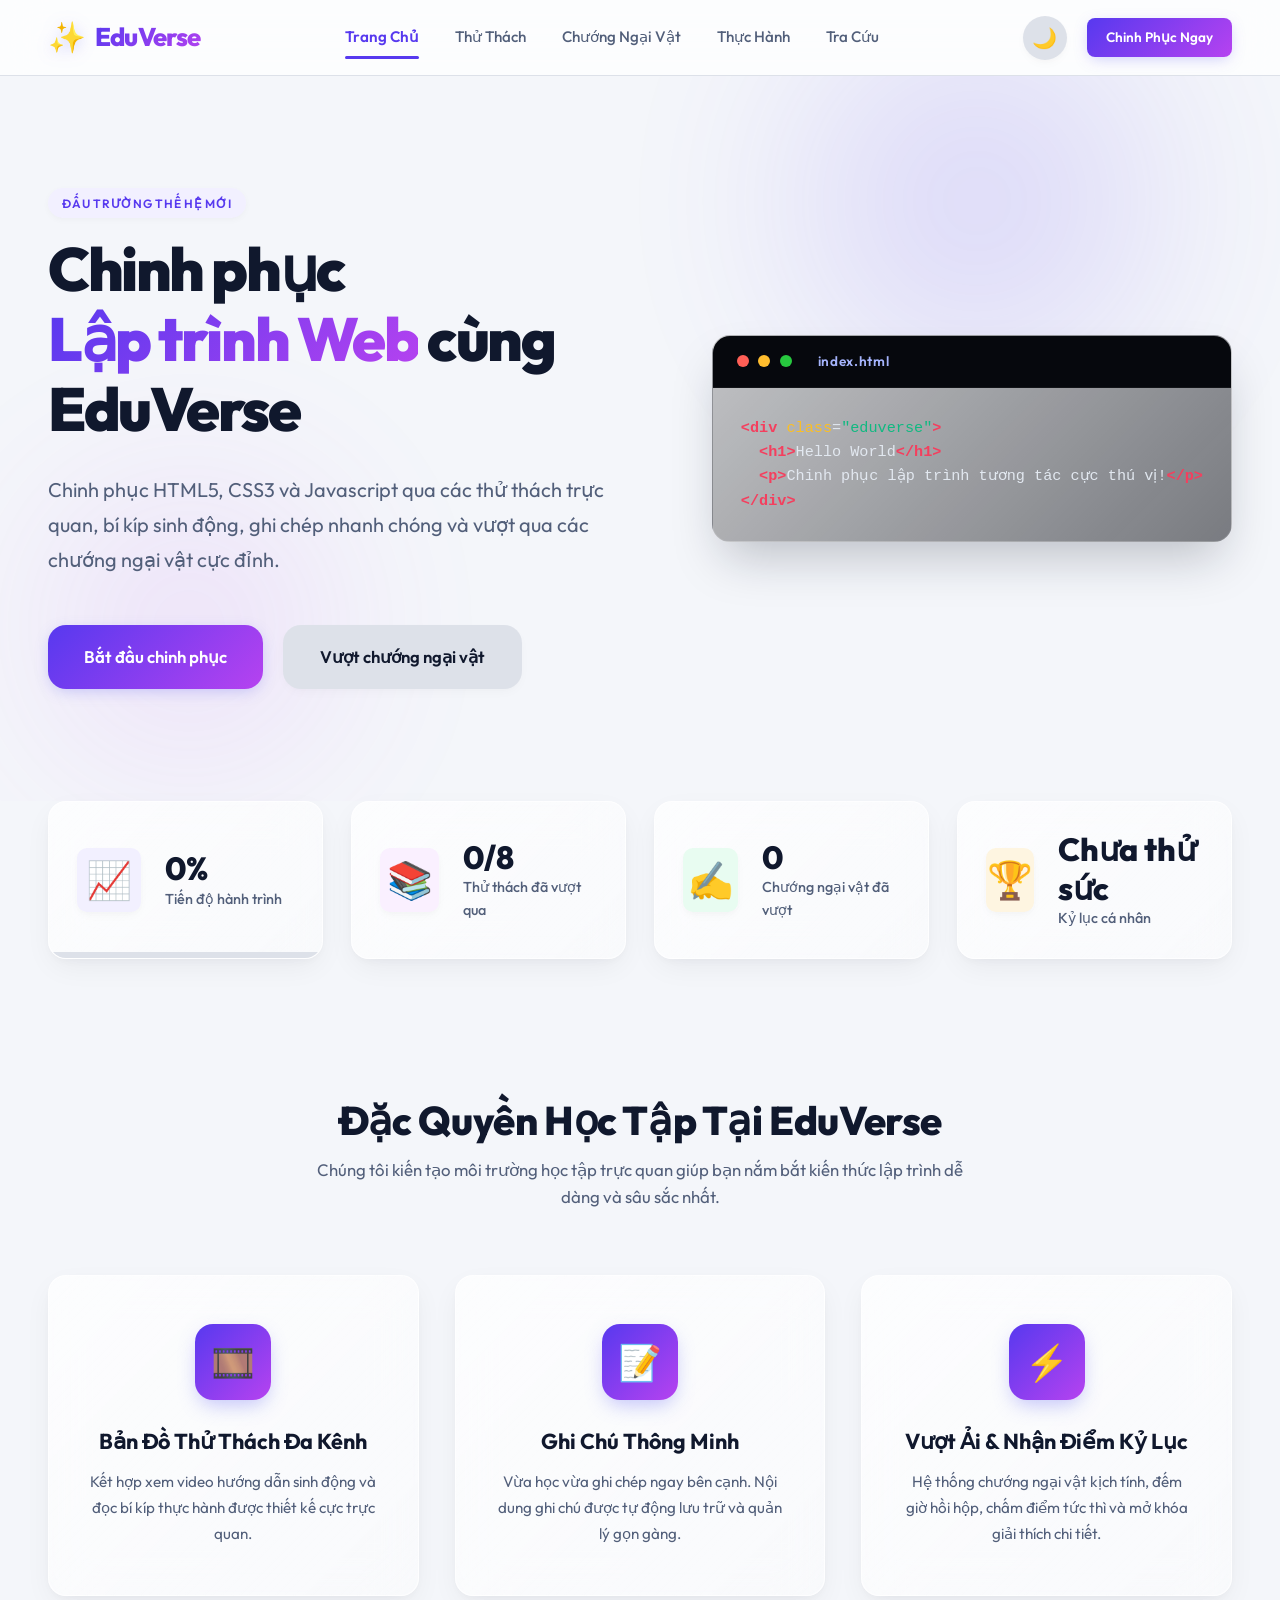
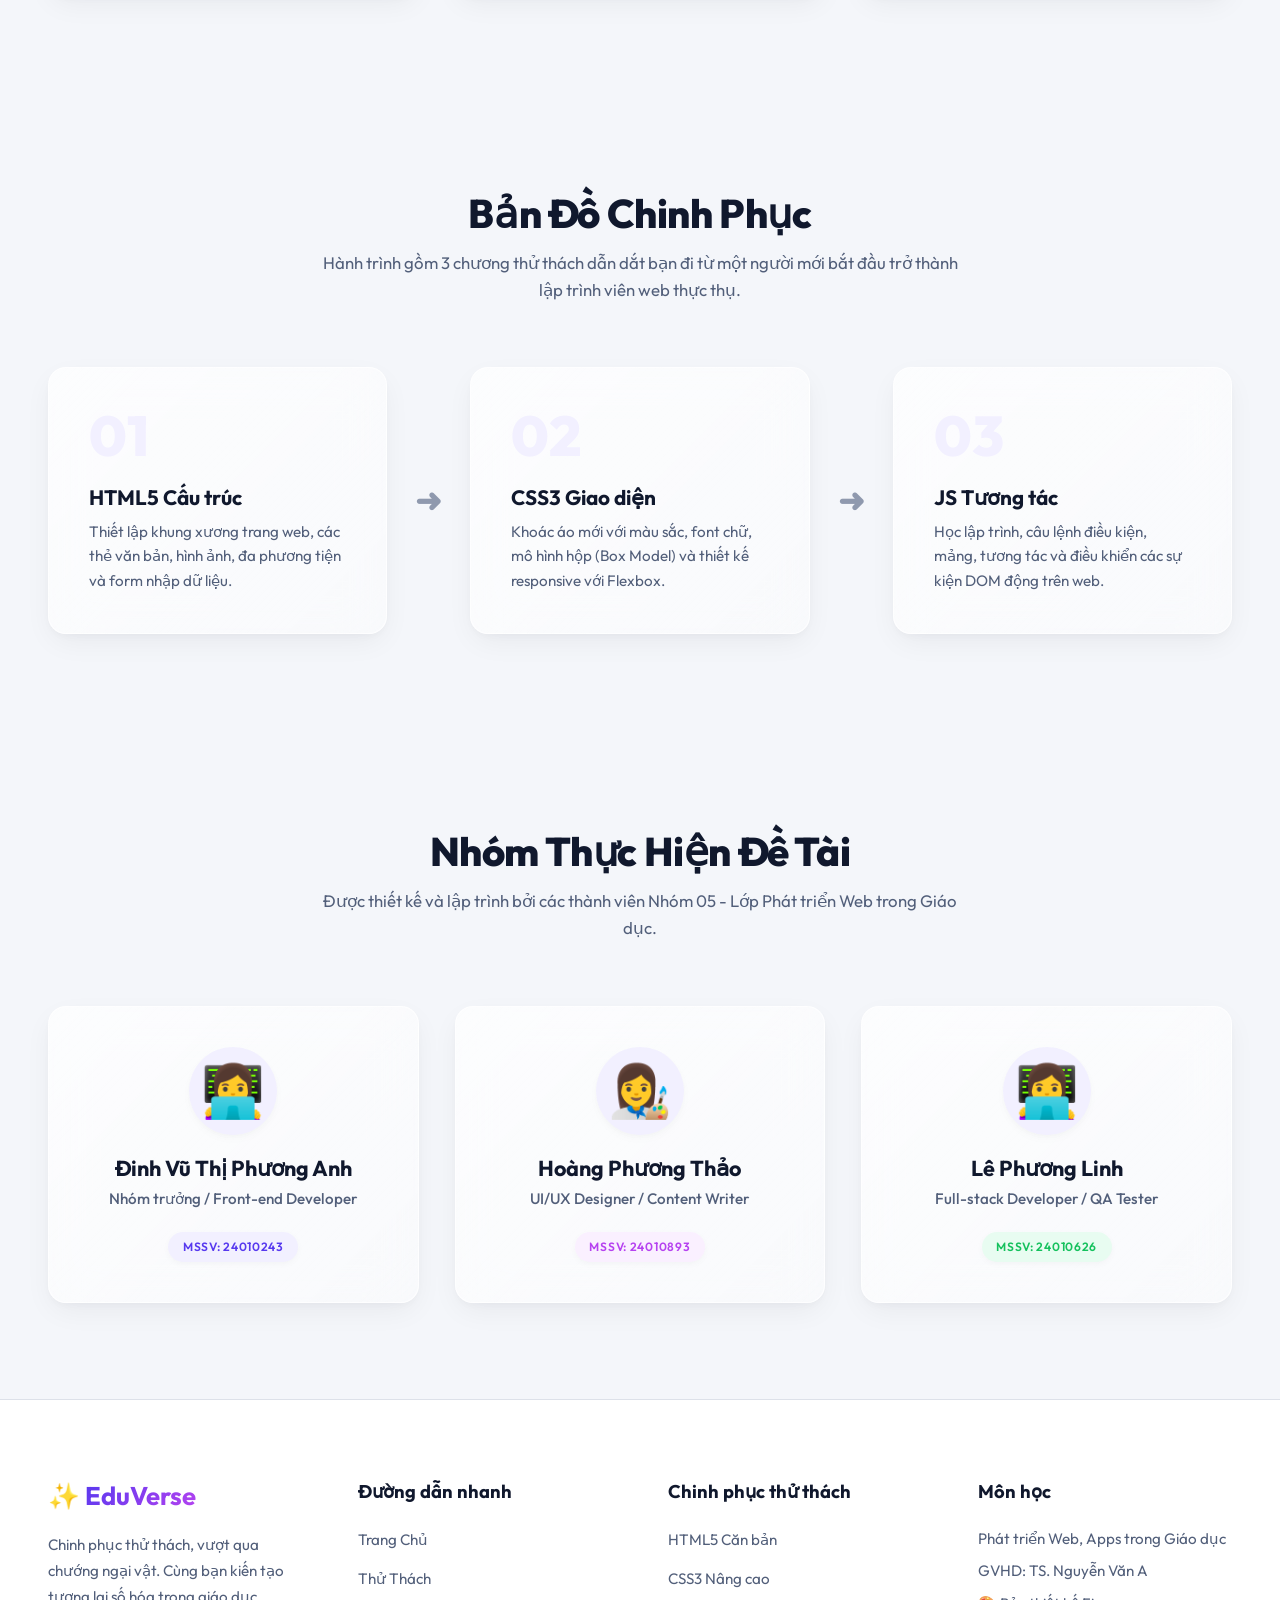
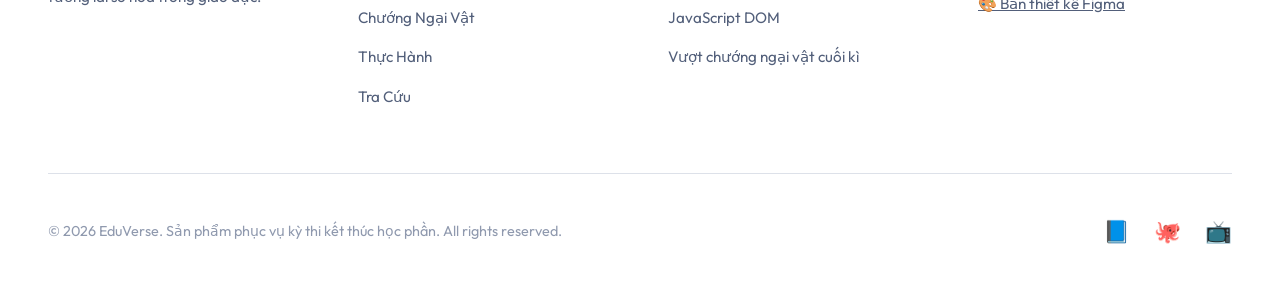
<file: WEBGIAODUC/index.html>
<!DOCTYPE html>
<html lang="vi" data-theme="light">
<head>
    <meta charset="UTF-8">
    <meta name="viewport" content="width=device-width, initial-scale=1.0">
    <title>EduVerse - Đấu Trường Lập Trình Web Tương Tác</title>
    <!-- CSS Files -->
    <link rel="stylesheet" href="css/style.css">
    <link rel="stylesheet" href="css/components.css">
    <link rel="stylesheet" href="css/pages.css">
</head>
<body>

    <!-- 1. HEADER & MENU ĐIỀU HƯỚNG -->
    <header class="site-header">
        <div class="container header-container">
            <a href="index.html" class="logo-link">
                <span class="logo-icon">✨</span>
                <span class="text-gradient" style="font-weight: 800;">EduVerse</span>
            </a>
            <nav class="nav-menu">
                <a href="index.html" class="nav-link">Trang Chủ</a>
                <a href="lessons.html" class="nav-link">Thử Thách</a>
                <a href="exams.html" class="nav-link">Chướng Ngại Vật</a>
                <a href="playground.html" class="nav-link">Thực Hành</a>
                <a href="glossary.html" class="nav-link">Tra Cứu</a>
            </nav>
            <div class="header-actions">
                <button class="theme-toggle-btn" aria-label="Đổi giao diện">🌙</button>
                <a href="lessons.html" class="btn btn-primary btn-sm">Chinh Phục Ngay</a>
                <button class="mobile-nav-toggle" aria-label="Mở menu di động">☰</button>
            </div>
        </div>
    </header>

    <!-- Drawer cho Mobile -->
    <div class="drawer-overlay"></div>
    <div class="mobile-drawer">
        <div class="drawer-header">
            <a href="index.html" class="logo-link">
                <span class="logo-icon">✨</span>
                <span class="text-gradient" style="font-weight: 800;">EduVerse</span>
            </a>
            <button class="drawer-close-btn" aria-label="Đóng menu">&times;</button>
        </div>
        <div class="drawer-menu">
            <a href="index.html" class="drawer-link">Trang Chủ</a>
            <a href="lessons.html" class="drawer-link">Thử Thách</a>
            <a href="exams.html" class="drawer-link">Chướng Ngại Vật</a>
            <a href="playground.html" class="drawer-link">Thực Hành</a>
            <a href="glossary.html" class="drawer-link">Tra Cứu</a>
        </div>
        <a href="lessons.html" class="btn btn-primary btn-full">Chinh Phục Ngay</a>
    </div>

    <!-- 2. NỘI DUNG CHÍNH (MAIN CONTENT) -->
    <main>
        <!-- Hero Section -->
        <section class="hero-section">
            <div class="container hero-container animate-fade-in-up">
                <div class="hero-content">
                    <span class="badge badge-primary" style="margin-bottom: 1rem;">Đấu trường thế hệ mới</span>
                    <h1 class="hero-title">Chinh phục <br><span class="text-gradient">Lập trình Web</span> cùng EduVerse</h1>
                    <p class="hero-desc">Chinh phục HTML5, CSS3 và Javascript qua các thử thách trực quan, bí kíp sinh động, ghi chép nhanh chóng và vượt qua các chướng ngại vật cực đỉnh.</p>
                    <div class="hero-buttons">
                        <a href="lessons.html" class="btn btn-primary btn-lg">Bắt đầu chinh phục</a>
                        <a href="exams.html" class="btn btn-secondary btn-lg">Vượt chướng ngại vật</a>
                    </div>
                </div>
                <div class="hero-visual">
                    <div class="hero-card glass-card">
                        <div class="card-header-bar">
                            <span class="dot red"></span>
                            <span class="dot yellow"></span>
                            <span class="dot green"></span>
                            <span class="tab-title">index.html</span>
                        </div>
                        <div class="card-code">
                            <pre><code><span class="token tag">&lt;div</span> <span class="token attr">class</span>=<span class="token string">"eduverse"</span><span class="token tag">&gt;</span>
  <span class="token tag">&lt;h1&gt;</span>Hello World<span class="token tag">&lt;/h1&gt;</span>
  <span class="token tag">&lt;p&gt;</span>Chinh phục lập trình tương tác cực thú vị!<span class="token tag">&lt;/p&gt;</span>
<span class="token tag">&lt;/div&gt;</span></code></pre>
                        </div>
                    </div>
                </div>
            </div>
        </section>

        <!-- Stats Section (Dashboard) -->
        <section class="stats-section">
            <div class="container">
                <div class="stats-grid">
                    <!-- Stat Card 1: Tiến độ -->
                    <div class="stat-card glass-card">
                        <div class="stat-icon">📈</div>
                        <div class="stat-info">
                            <h3 id="stat-progress-percent">0%</h3>
                            <p>Tiến độ hành trình</p>
                        </div>
                        <div class="stat-progress-bar-container">
                            <div id="stat-progress-bar" class="stat-progress-bar" style="width: 0%"></div>
                        </div>
                    </div>
                    <!-- Stat Card 2: Thử thách -->
                    <div class="stat-card glass-card">
                        <div class="stat-icon">📚</div>
                        <div class="stat-info">
                            <h3 id="stat-completed-lessons">0/8</h3>
                            <p>Thử thách đã vượt qua</p>
                        </div>
                    </div>
                    <!-- Stat Card 3: Chướng ngại vật -->
                    <div class="stat-card glass-card">
                        <div class="stat-icon">✍️</div>
                        <div class="stat-info">
                            <h3 id="stat-exam-count">0</h3>
                            <p>Chướng ngại vật đã vượt</p>
                        </div>
                    </div>
                    <!-- Stat Card 4: Kỷ lục -->
                    <div class="stat-card glass-card">
                        <div class="stat-icon">🏆</div>
                        <div class="stat-info">
                            <h3 id="stat-highest-score">Chưa thử sức</h3>
                            <p>Kỷ lục cá nhân</p>
                        </div>
                    </div>
                </div>
            </div>
        </section>

        <!-- Core Features Section -->
        <section class="features-section">
            <div class="container">
                <div class="section-title">
                    <h2>Đặc Quyền Học Tập Tại EduVerse</h2>
                    <p>Chúng tôi kiến tạo môi trường học tập trực quan giúp bạn nắm bắt kiến thức lập trình dễ dàng và sâu sắc nhất.</p>
                </div>
                <div class="grid-3">
                    <div class="feature-card glass-card">
                        <div class="feature-icon flex-center">🎞️</div>
                        <h3>Bản Đồ Thử Thách Đa Kênh</h3>
                        <p>Kết hợp xem video hướng dẫn sinh động và đọc bí kíp thực hành được thiết kế cực trực quan.</p>
                    </div>
                    <div class="feature-card glass-card">
                        <div class="feature-icon flex-center">📝</div>
                        <h3>Ghi Chú Thông Minh</h3>
                        <p>Vừa học vừa ghi chép ngay bên cạnh. Nội dung ghi chú được tự động lưu trữ và quản lý gọn gàng.</p>
                    </div>
                    <div class="feature-card glass-card">
                        <div class="feature-icon flex-center">⚡</div>
                        <h3>Vượt Ải & Nhận Điểm Kỷ Lục</h3>
                        <p>Hệ thống chướng ngại vật kịch tính, đếm giờ hồi hộp, chấm điểm tức thì và mở khóa giải thích chi tiết.</p>
                    </div>
                </div>
            </div>
        </section>

        <!-- Roadmap / Syllabus -->
        <section class="roadmap-section">
            <div class="container">
                <div class="section-title">
                    <h2>Bản Đồ Chinh Phục</h2>
                    <p>Hành trình gồm 3 chương thử thách dẫn dắt bạn đi từ một người mới bắt đầu trở thành lập trình viên web thực thụ.</p>
                </div>
                <div class="roadmap-flow">
                    <div class="roadmap-node glass-card">
                        <div class="roadmap-number">01</div>
                        <h3>HTML5 Cấu trúc</h3>
                        <p>Thiết lập khung xương trang web, các thẻ văn bản, hình ảnh, đa phương tiện và form nhập dữ liệu.</p>
                    </div>
                    <div class="roadmap-connector">➜</div>
                    <div class="roadmap-node glass-card">
                        <div class="roadmap-number">02</div>
                        <h3>CSS3 Giao diện</h3>
                        <p>Khoác áo mới với màu sắc, font chữ, mô hình hộp (Box Model) và thiết kế responsive với Flexbox.</p>
                    </div>
                    <div class="roadmap-connector">➜</div>
                    <div class="roadmap-node glass-card">
                        <div class="roadmap-number">03</div>
                        <h3>JS Tương tác</h3>
                        <p>Học lập trình, câu lệnh điều kiện, mảng, tương tác và điều khiển các sự kiện DOM động trên web.</p>
                    </div>
                </div>
            </div>
        </section>

        <!-- Presentation slide preview & Group profile -->
        <section class="group-section">
            <div class="container">
                <div class="section-title">
                    <h2>Nhóm Thực Hiện Đề Tài</h2>
                    <p>Được thiết kế và lập trình bởi các thành viên Nhóm 05 - Lớp Phát triển Web trong Giáo dục.</p>
                </div>
                <div class="grid-3">
                    <div class="member-card glass-card">
                        <div class="member-avatar flex-center">👩‍💻</div>
                        <h3>Đinh Vũ Thị Phương Anh</h3>
                        <p class="member-role">Nhóm trưởng / Front-end Developer</p>
                        <span class="badge badge-primary">MSSV: 24010243</span>
                    </div>
                    <div class="member-card glass-card">
                        <div class="member-avatar flex-center">👩‍🎨</div>
                        <h3>Hoàng Phương Thảo</h3>
                        <p class="member-role">UI/UX Designer / Content Writer</p>
                        <span class="badge badge-secondary">MSSV: 24010893</span>
                    </div>
                    <div class="member-card glass-card">
                        <div class="member-avatar flex-center">👩‍💻</div>
                        <h3>Lê Phương Linh</h3>
                        <p class="member-role">Full-stack Developer / QA Tester</p>
                        <span class="badge badge-success">MSSV: 24010626</span>
                    </div>
                </div>
            </div>
        </section>
    </main>

    <!-- 3. FOOTER -->
    <footer class="site-footer">
        <div class="container">
            <div class="footer-grid">
                <div class="footer-brand">
                    <h3>✨ <span class="text-gradient">EduVerse</span></h3>
                    <p>Chinh phục thử thách, vượt qua chướng ngại vật. Cùng bạn kiến tạo tương lai số hóa trong giáo dục.</p>
                </div>
                <div class="footer-links">
                    <h4>Đường dẫn nhanh</h4>
                    <ul>
                        <li><a href="index.html">Trang Chủ</a></li>
                        <li><a href="lessons.html">Thử Thách</a></li>
                        <li><a href="exams.html">Chướng Ngại Vật</a></li>
                        <li><a href="playground.html">Thực Hành</a></li>
                        <li><a href="glossary.html">Tra Cứu</a></li>
                    </ul>
                </div>
                <div class="footer-links">
                    <h4>Chinh phục thử thách</h4>
                    <ul>
                        <li><a href="lessons.html">HTML5 Căn bản</a></li>
                        <li><a href="lessons.html">CSS3 Nâng cao</a></li>
                        <li><a href="lessons.html">JavaScript DOM</a></li>
                        <li><a href="exams.html">Vượt chướng ngại vật cuối kì</a></li>
                    </ul>
                </div>
                <div class="footer-links">
                    <h4>Môn học</h4>
                    <p style="font-size: 0.95rem; color: var(--text-secondary); margin-bottom: 0.5rem;">Phát triển Web, Apps trong Giáo dục</p>
                    <p style="font-size: 0.95rem; color: var(--text-secondary);">GVHD: TS. Nguyễn Văn A</p>
                    <p style="font-size: 0.95rem; color: var(--text-secondary); margin-top: 0.5rem;">
                        <a href="https://www.figma.com/file/nhom05_eduverse_design" target="_blank" style="text-decoration: underline;">🎨 Bản thiết kế Figma</a>
                    </p>
                </div>
            </div>
            <div class="footer-bottom">
                <p>&copy; 2026 EduVerse. Sản phẩm phục vụ kỳ thi kết thúc học phần. All rights reserved.</p>
                <div class="footer-socials">
                    <a href="#" aria-label="Facebook">📘</a>
                    <a href="#" aria-label="Github">🐙</a>
                    <a href="#" aria-label="Youtube">📺</a>
                </div>
            </div>
        </div>
    </footer>

    <!-- JS Files -->
    <script src="js/db.js"></script>
    <script src="js/main.js"></script>
</body>
</html>
</file>
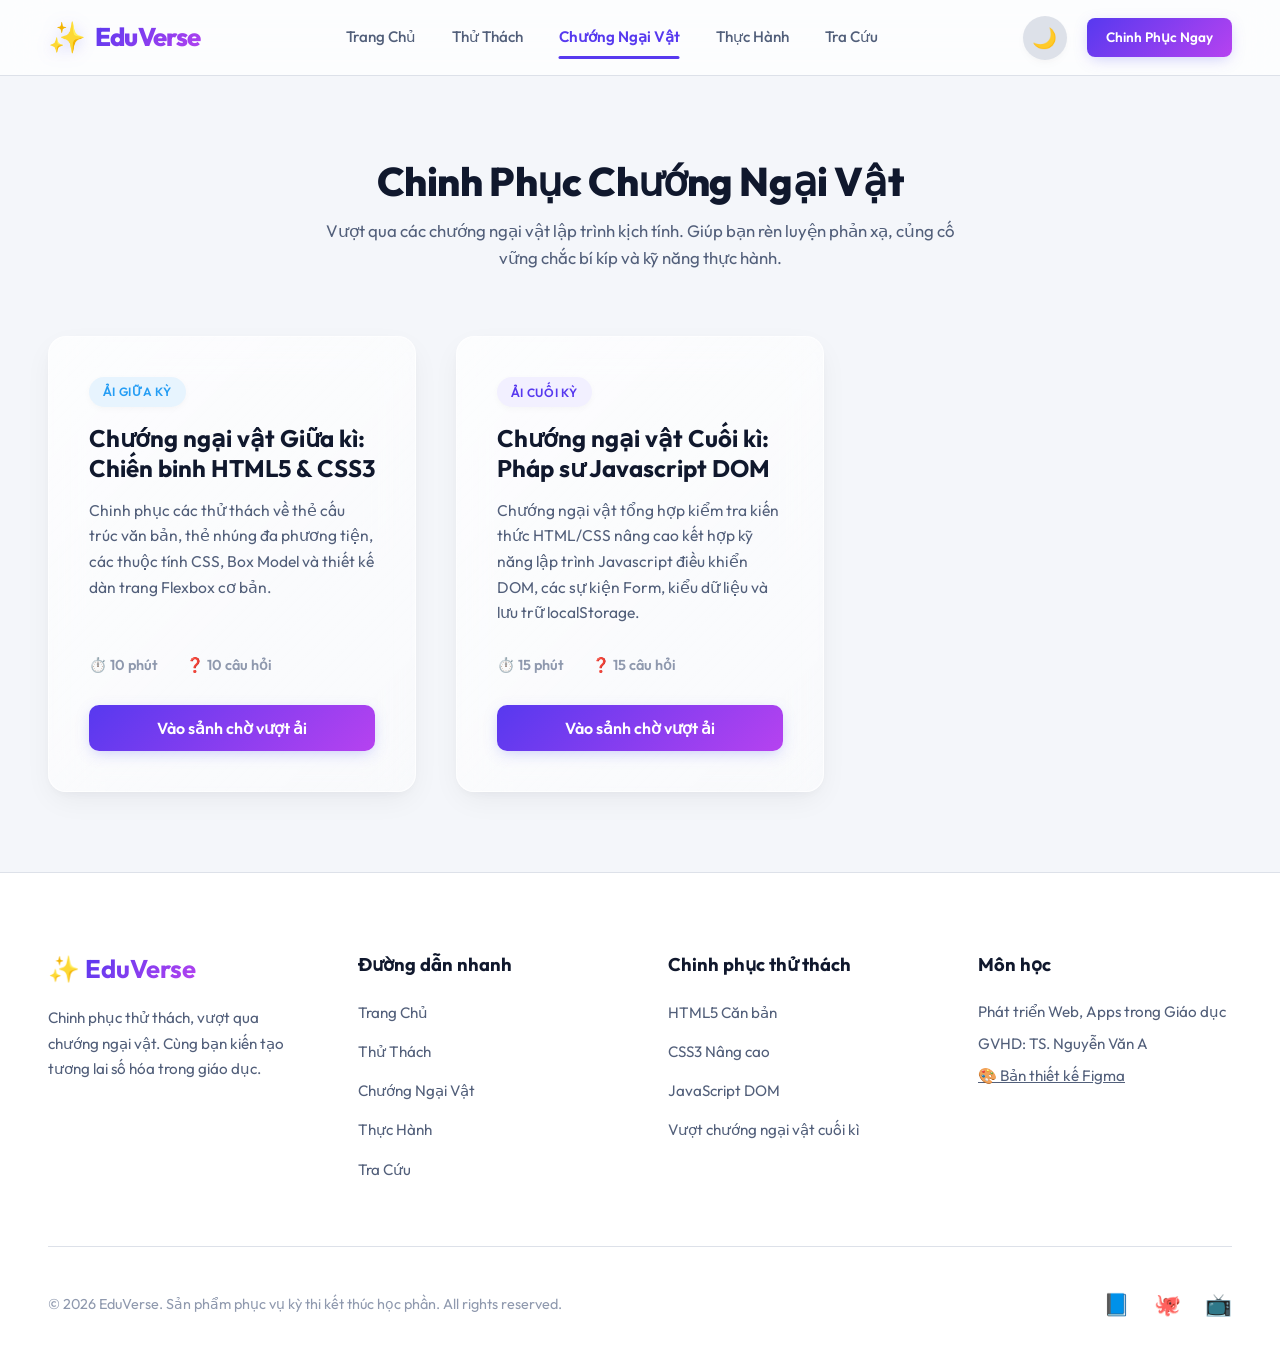
<file: WEBGIAODUC/exam-result.html>
<!DOCTYPE html>
<html lang="vi" data-theme="light">
<head>
    <meta charset="UTF-8">
    <meta name="viewport" content="width=device-width, initial-scale=1.0">
    <title>Kết quả vượt ải - EduVerse</title>
    <!-- CSS Files -->
    <link rel="stylesheet" href="css/style.css">
    <link rel="stylesheet" href="css/components.css">
    <link rel="stylesheet" href="css/pages.css">
</head>
<body>

    <!-- 1. HEADER & MENU ĐIỀU HƯỚNG -->
    <header class="site-header">
        <div class="container header-container">
            <a href="index.html" class="logo-link">
                <span class="logo-icon">✨</span>
                <span class="text-gradient" style="font-weight: 800;">EduVerse</span>
            </a>
            <nav class="nav-menu">
                <a href="index.html" class="nav-link">Trang Chủ</a>
                <a href="lessons.html" class="nav-link">Thử Thách</a>
                <a href="exams.html" class="nav-link">Chướng Ngại Vật</a>
                <a href="playground.html" class="nav-link">Thực Hành</a>
                <a href="glossary.html" class="nav-link">Tra Cứu</a>
            </nav>
            <div class="header-actions">
                <button class="theme-toggle-btn" aria-label="Đổi giao diện">🌙</button>
                <a href="lessons.html" class="btn btn-primary btn-sm">Chinh Phục Ngay</a>
                <button class="mobile-nav-toggle" aria-label="Mở menu di động">☰</button>
            </div>
        </div>
    </header>

    <!-- Drawer cho Mobile -->
    <div class="drawer-overlay"></div>
    <div class="mobile-drawer">
        <div class="drawer-header">
            <a href="index.html" class="logo-link">
                <span class="logo-icon">✨</span>
                <span class="text-gradient" style="font-weight: 800;">EduVerse</span>
            </a>
            <button class="drawer-close-btn">&times;</button>
        </div>
        <div class="drawer-menu">
            <a href="index.html" class="drawer-link">Trang Chủ</a>
            <a href="lessons.html" class="drawer-link">Thử Thách</a>
            <a href="exams.html" class="drawer-link">Chướng Ngại Vật</a>
            <a href="playground.html" class="drawer-link">Thực Hành</a>
            <a href="glossary.html" class="drawer-link">Tra Cứu</a>
        </div>
        <a href="lessons.html" class="btn btn-primary btn-full">Chinh Phục Ngay</a>
    </div>

    <!-- 2. NỘI DUNG CHÍNH (MAIN CONTENT) -->
    <main class="result-layout">
        <!-- Canvas for Confetti animation -->
        <canvas id="confetti-canvas" style="position: fixed; top:0; left:0; width:100vw; height:100vh; pointer-events:none; z-index:999;"></canvas>

        <div class="container">
            <div class="section-title">
                <h2>Thành Tích Vượt Ải</h2>
                <p id="result-exam-name">Đang tải chướng ngại vật...</p>
            </div>

            <!-- Tổng kết điểm số -->
            <div class="result-card glass-card">
                <!-- Vòng tròn điểm số -->
                <div class="result-score-circle" id="result-score-val">0.0</div>
                
                <!-- Nhận xét chung -->
                <div class="result-verdict" id="result-verdict-text">Đang đánh giá kết quả...</div>
                
                <!-- Bảng thống kê chi tiết -->
                <div class="result-stats-row">
                    <div class="result-stat-box">
                        <h4 id="stat-score-lbl">0 / 10</h4>
                        <p>Điểm số</p>
                    </div>
                    <div class="result-stat-box">
                        <h4 id="stat-correct-lbl">0/0</h4>
                        <p>Số câu đúng</p>
                    </div>
                    <div class="result-stat-box">
                        <h4 id="stat-time-lbl">00:00</h4>
                        <p>Thời gian vượt ải</p>
                    </div>
                    <div class="result-stat-box">
                        <h4 id="stat-accuracy-lbl">0%</h4>
                        <p>Tỷ lệ chính xác</p>
                    </div>
                </div>

                <!-- Các nút hành động -->
                <div class="result-buttons">
                    <button class="btn btn-secondary" id="result-back-btn">Trở lại danh sách thử thách</button>
                    <button class="btn btn-primary" id="result-retake-btn">Chinh phục lại thử thách</button>
                </div>
            </div>

            <!-- Xem lại chi tiết từng đáp án -->
            <div>
                <h3 class="review-title">Xem lại đáp án chi tiết</h3>
                <div class="review-list" id="result-review-container">
                    <!-- Populated dynamically (Review Items) -->
                </div>
            </div>

        </div>
    </main>

    <!-- 3. FOOTER -->
    <footer class="site-footer">
        <div class="container">
            <div class="footer-grid">
                <div class="footer-brand">
                    <h3>✨ <span class="text-gradient">EduVerse</span></h3>
                    <p>Chinh phục thử thách, vượt qua chướng ngại vật. Cùng bạn kiến tạo tương lai số hóa trong giáo dục.</p>
                </div>
                <div class="footer-links">
                    <h4>Đường dẫn nhanh</h4>
                    <ul>
                        <li><a href="index.html">Trang Chủ</a></li>
                        <li><a href="lessons.html">Thử Thách</a></li>
                        <li><a href="exams.html">Chướng Ngại Vật</a></li>
                        <li><a href="playground.html">Thực Hành</a></li>
                        <li><a href="glossary.html">Tra Cứu</a></li>
                    </ul>
                </div>
                <div class="footer-links">
                    <h4>Chinh phục thử thách</h4>
                    <ul>
                        <li><a href="lessons.html">HTML5 Căn bản</a></li>
                        <li><a href="lessons.html">CSS3 Nâng cao</a></li>
                        <li><a href="lessons.html">JavaScript DOM</a></li>
                        <li><a href="exams.html">Vượt chướng ngại vật cuối kì</a></li>
                    </ul>
                </div>
                <div class="footer-links">
                    <h4>Môn học</h4>
                    <p style="font-size: 0.95rem; color: var(--text-secondary); margin-bottom: 0.5rem;">Phát triển Web, Apps trong Giáo dục</p>
                    <p style="font-size: 0.95rem; color: var(--text-secondary);">GVHD: TS. Nguyễn Văn A</p>
                    <p style="font-size: 0.95rem; color: var(--text-secondary); margin-top: 0.5rem;">
                        <a href="https://www.figma.com/file/nhom05_eduverse_design" target="_blank" style="text-decoration: underline;">🎨 Bản thiết kế Figma</a>
                    </p>
                </div>
            </div>
            <div class="footer-bottom">
                <p>&copy; 2026 EduVerse. Sản phẩm phục vụ kỳ thi kết thúc học phần. All rights reserved.</p>
                <div class="footer-socials">
                    <a href="#" aria-label="Facebook">📘</a>
                    <a href="#" aria-label="Github">🐙</a>
                    <a href="#" aria-label="Youtube">📺</a>
                </div>
            </div>
        </div>
    </footer>

    <!-- JS Files -->
    <script src="js/db.js"></script>
    <script src="js/main.js"></script>
    <script src="js/result.js"></script>
</body>
</html>
</file>
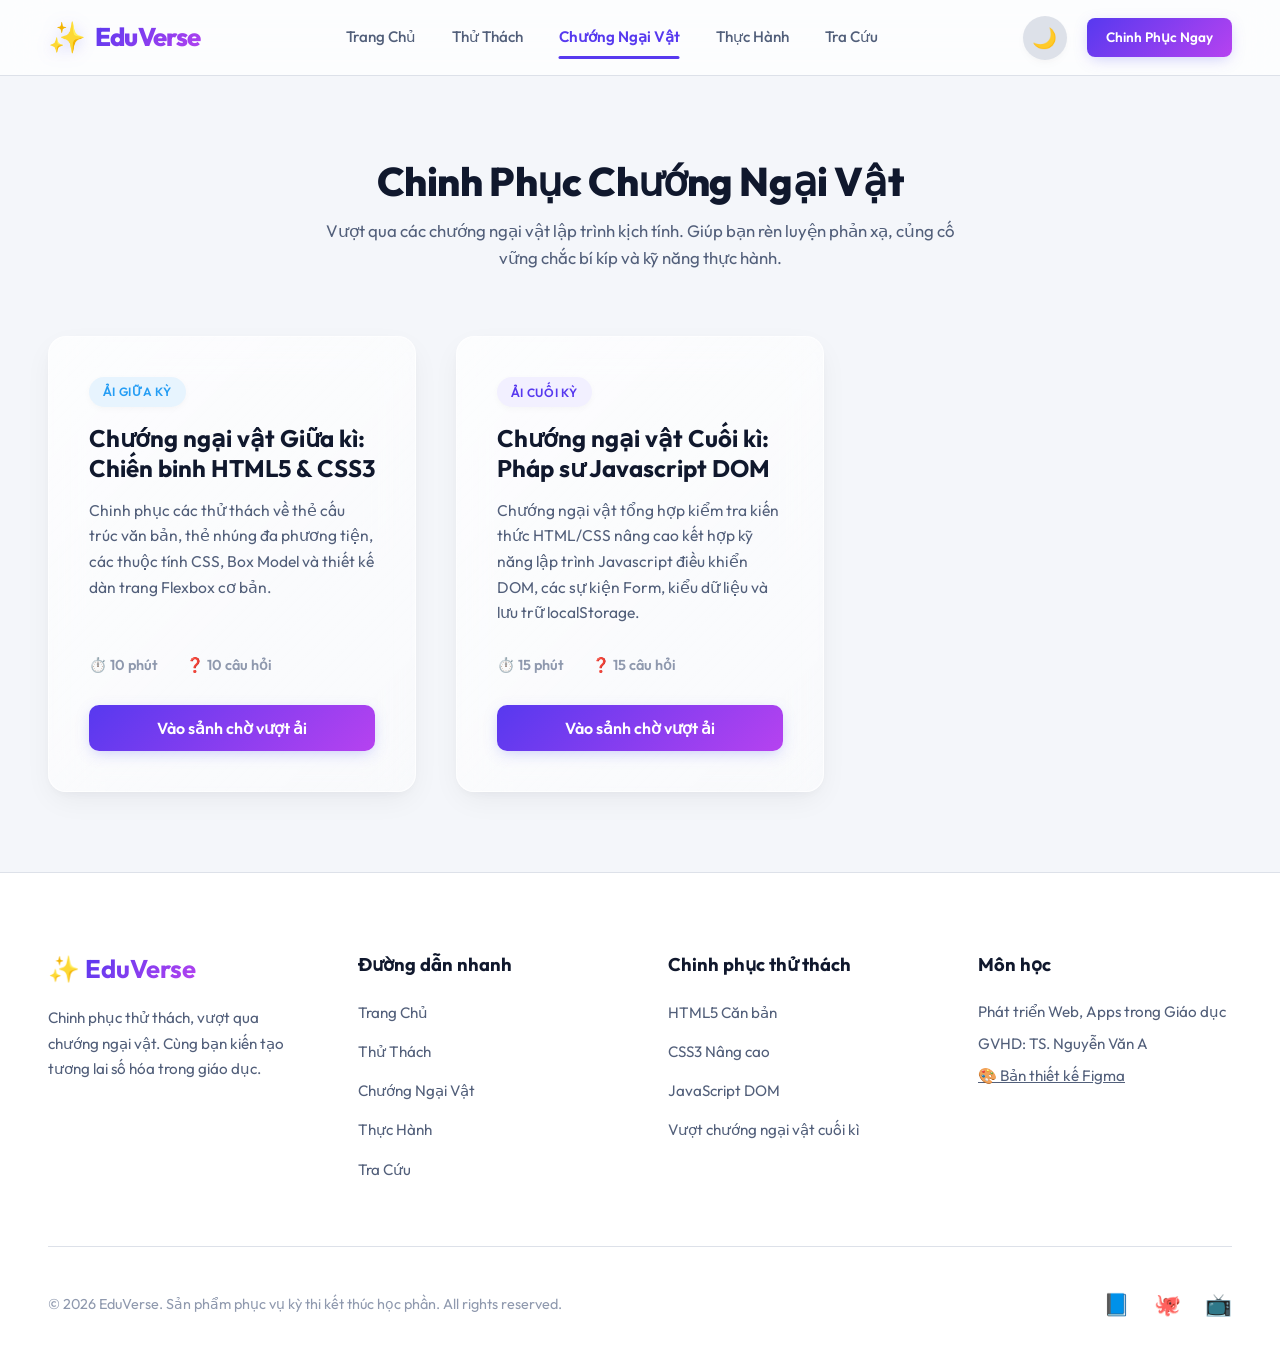
<file: WEBGIAODUC/exam-taking.html>
<!DOCTYPE html>
<html lang="vi" data-theme="light">
<head>
    <meta charset="UTF-8">
    <meta name="viewport" content="width=device-width, initial-scale=1.0">
    <title>Đang vượt ải - EduVerse</title>
    <!-- CSS Files -->
    <link rel="stylesheet" href="css/style.css">
    <link rel="stylesheet" href="css/components.css">
    <link rel="stylesheet" href="css/pages.css">
</head>
<body style="min-height: 100vh; display: flex; flex-direction: column;">

    <!-- 1. EXAM DISTRACTION-FREE TOP HEADER -->
    <header class="exam-header">
        <div class="container exam-header-container">
            <!-- Quit Button -->
            <button class="btn btn-secondary btn-sm" id="quit-exam-btn" style="font-weight: 600;">
                🚪 Thoát
            </button>
            <!-- Exam Title -->
            <div class="exam-title-text" id="exam-header-title">Chướng ngại vật: Đang tải...</div>
            <!-- Countdown Timer -->
            <div class="exam-timer-box" id="exam-timer">
                ⏱️ <span id="timer-text">00:00</span>
            </div>
            <!-- Quick Submit Button -->
            <button class="btn btn-accent btn-sm" id="quick-submit-btn">
                📤 Nộp bài vượt ải
            </button>
        </div>
        <!-- Progress Tracker Bar -->
        <div class="exam-progress-tracker">
            <div class="exam-progress-fill" id="exam-progress-bar"></div>
        </div>
    </header>

    <!-- 2. EXAM RUNNER LAYOUT -->
    <main class="container" style="flex-grow: 1;">
        <div class="exam-runner-layout">
            
            <!-- Vùng câu hỏi bên trái -->
            <div class="exam-question-area glass-card">
                <!-- Header câu hỏi: Số câu & Đánh dấu -->
                <div class="exam-question-header">
                    <span id="question-index-label" class="badge badge-primary">Câu 1 / 10</span>
                    <label class="exam-flag-check">
                        <input type="checkbox" id="flag-checkbox">
                        🚩 Đánh dấu xem lại
                    </label>
                </div>
                
                <!-- Nội dung câu hỏi -->
                <div class="exam-question-title" id="question-text">
                    Đang tải nội dung câu hỏi...
                </div>
                
                <!-- Các lựa chọn đáp án -->
                <div id="options-container">
                    <!-- Populated dynamically (Option Cards) -->
                </div>
                
                <!-- Nút điều hướng câu hỏi -->
                <div class="exam-action-buttons">
                    <button class="btn btn-secondary" id="prev-q-btn">Câu trước</button>
                    <button class="btn btn-primary" id="next-q-btn">Câu tiếp theo</button>
                </div>
            </div>

            <!-- Vùng palette định vị bên phải -->
            <div class="exam-sidebar-nav glass-card">
                <div class="palette-title">Bản đồ vượt ải</div>
                
                <div class="palette-grid" id="question-palette-grid">
                    <!-- Populated dynamically (Palette buttons) -->
                </div>
                
                <!-- Chú thích trạng thái -->
                <div class="palette-legend">
                    <div class="legend-item">
                        <div class="legend-color unanswered"></div>
                        <span>Chưa trả lời</span>
                    </div>
                    <div class="legend-item">
                        <div class="legend-color answered"></div>
                        <span>Đã trả lời</span>
                    </div>
                    <div class="legend-item">
                        <div class="legend-color flagged"></div>
                        <span>🚩 Đánh dấu xem lại</span>
                    </div>
                    <div class="legend-item">
                        <div class="legend-color current"></div>
                        <span>Đang chọn</span>
                    </div>
                </div>
            </div>

        </div>
    </main>

    <!-- 3. MODAL XÁC NHẬN NỘP BÀI (SUBMIT MODAL) -->
    <div class="modal-overlay" id="submit-confirm-modal">
        <div class="modal-container">
            <h2>Nộp bài vượt ải</h2>
            <p style="margin: 1rem 0; color: var(--text-secondary);" id="submit-modal-stats-text">
                Bạn đã trả lời được 0/10 câu hỏi.
            </p>
            <p style="margin-bottom: 2rem; color: var(--text-muted); font-size: 0.9rem;">
                Bạn có chắc chắn muốn nộp bài để vượt qua chướng ngại vật ngay bây giờ? Sau khi nộp bài, bạn sẽ không thể chỉnh sửa câu trả lời nữa.
            </p>
            <div style="display: flex; gap: 1rem;">
                <button class="btn btn-secondary btn-full" id="confirm-cancel-btn">Làm tiếp</button>
                <button class="btn btn-accent btn-full" id="confirm-submit-btn">Đồng ý nộp bài vượt ải</button>
            </div>
        </div>
    </div>

    <!-- JS Files -->
    <script src="js/db.js"></script>
    <script src="js/main.js"></script>
    <script src="js/exam.js"></script>
</body>
</html>
</file>
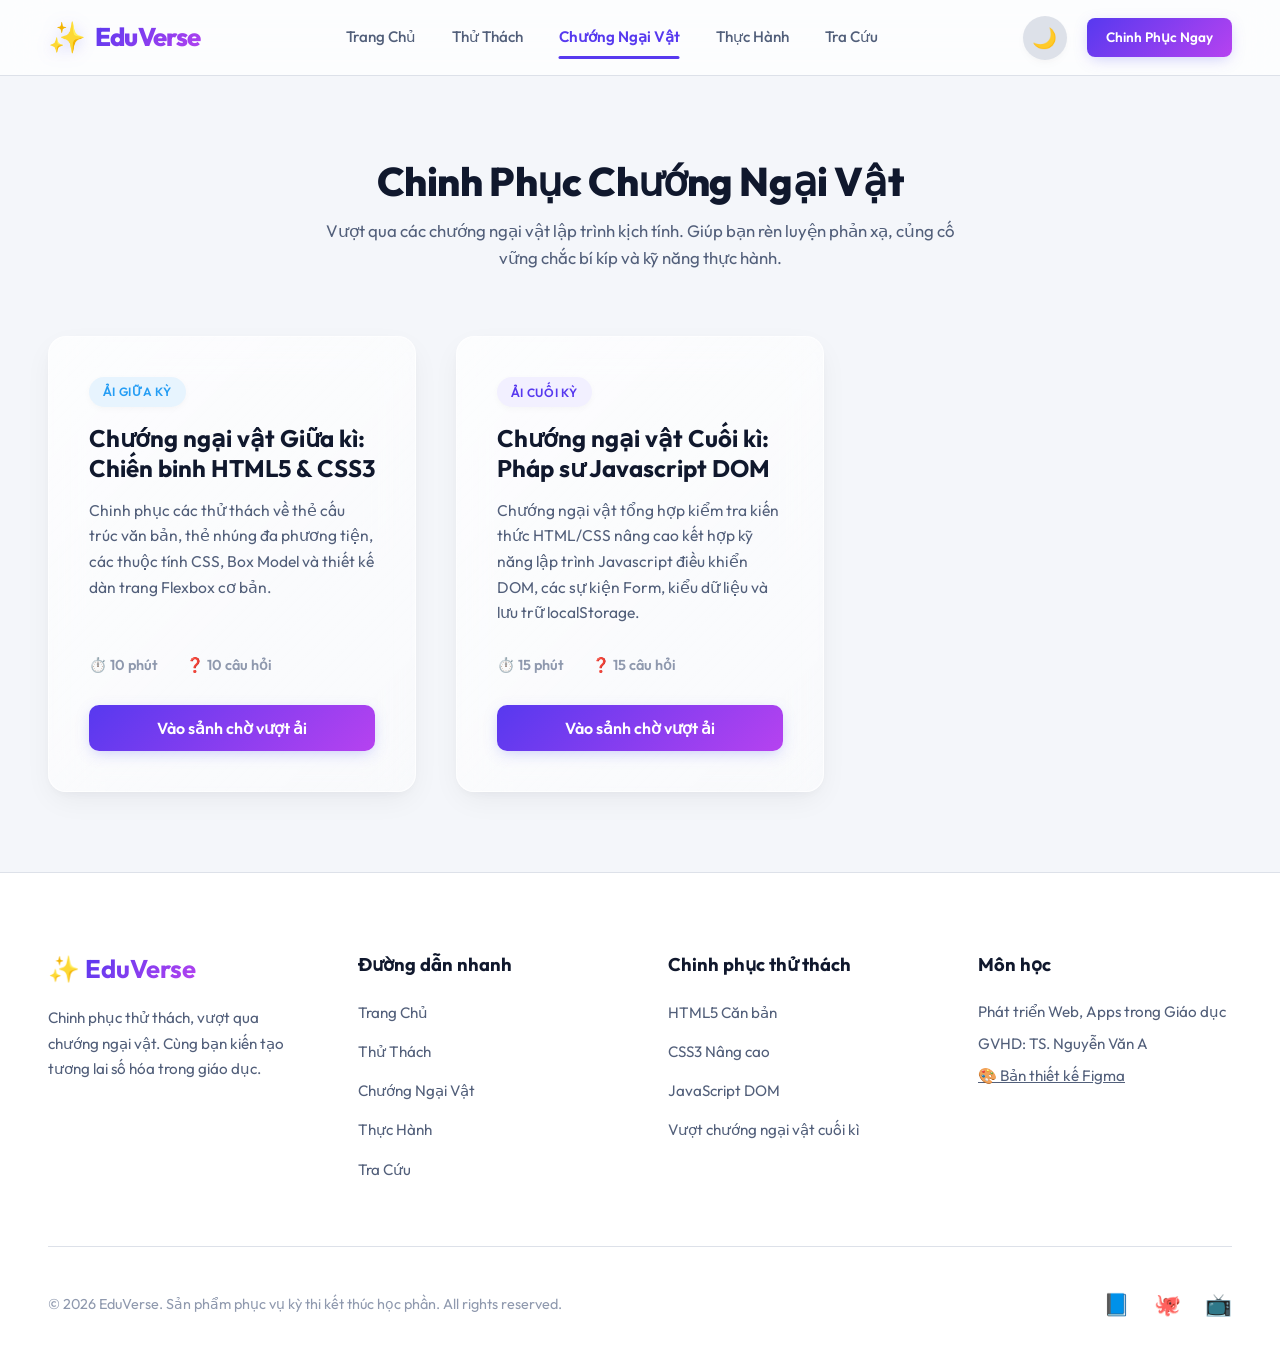
<file: WEBGIAODUC/exams.html>
<!DOCTYPE html>
<html lang="vi" data-theme="light">
<head>
    <meta charset="UTF-8">
    <meta name="viewport" content="width=device-width, initial-scale=1.0">
    <title>Chinh Phục Chướng Ngại Vật - EduVerse</title>
    <!-- CSS Files -->
    <link rel="stylesheet" href="css/style.css">
    <link rel="stylesheet" href="css/components.css">
    <link rel="stylesheet" href="css/pages.css">
</head>
<body>

    <!-- 1. HEADER & MENU ĐIỀU HƯỚNG -->
    <header class="site-header">
        <div class="container header-container">
            <a href="index.html" class="logo-link">
                <span class="logo-icon">✨</span>
                <span class="text-gradient" style="font-weight: 800;">EduVerse</span>
            </a>
            <nav class="nav-menu">
                <a href="index.html" class="nav-link">Trang Chủ</a>
                <a href="lessons.html" class="nav-link">Thử Thách</a>
                <a href="exams.html" class="nav-link">Chướng Ngại Vật</a>
                <a href="playground.html" class="nav-link">Thực Hành</a>
                <a href="glossary.html" class="nav-link">Tra Cứu</a>
            </nav>
            <div class="header-actions">
                <button class="theme-toggle-btn" aria-label="Đổi giao diện">🌙</button>
                <a href="lessons.html" class="btn btn-primary btn-sm">Chinh Phục Ngay</a>
                <button class="mobile-nav-toggle" aria-label="Mở menu di động">☰</button>
            </div>
        </div>
    </header>

    <!-- Drawer cho Mobile -->
    <div class="drawer-overlay"></div>
    <div class="mobile-drawer">
        <div class="drawer-header">
            <a href="index.html" class="logo-link">
                <span class="logo-icon">✨</span>
                <span class="text-gradient" style="font-weight: 800;">EduVerse</span>
            </a>
            <button class="drawer-close-btn">&times;</button>
        </div>
        <div class="drawer-menu">
            <a href="index.html" class="drawer-link">Trang Chủ</a>
            <a href="lessons.html" class="drawer-link">Thử Thách</a>
            <a href="exams.html" class="drawer-link">Chướng Ngại Vật</a>
            <a href="playground.html" class="drawer-link">Thực Hành</a>
            <a href="glossary.html" class="drawer-link">Tra Cứu</a>
        </div>
        <a href="lessons.html" class="btn btn-primary btn-full">Chinh Phục Ngay</a>
    </div>

    <!-- 2. NỘI DUNG CHÍNH (MAIN CONTENT) -->
    <main class="exams-layout">
        <div class="container">
            <!-- Page Header -->
            <div class="section-title">
                <h2>Chinh Phục Chướng Ngại Vật</h2>
                <p>Vượt qua các chướng ngại vật lập trình kịch tính. Giúp bạn rèn luyện phản xạ, củng cố vững chắc bí kíp và kỹ năng thực hành.</p>
            </div>

            <!-- Exam cards list -->
            <div class="exam-grid" id="exams-list-container">
                <!-- Exam Card 1: Giữa Kỳ -->
                <div class="exam-card glass-card">
                    <span class="badge badge-info" style="align-self: flex-start; margin-bottom: 1rem;">Ải giữa kỳ</span>
                    <h3>Chướng ngại vật Giữa kì: Chiến binh HTML5 & CSS3</h3>
                    <p>Chinh phục các thử thách về thẻ cấu trúc văn bản, thẻ nhúng đa phương tiện, các thuộc tính CSS, Box Model và thiết kế dàn trang Flexbox cơ bản.</p>
                    <div class="exam-stats">
                        <span>⏱️ 10 phút</span>
                        <span>❓ 10 câu hỏi</span>
                    </div>
                    <button class="btn btn-primary btn-full start-exam-trigger" data-exam-id="exam_mid">Vào sảnh chờ vượt ải</button>
                </div>

                <!-- Exam Card 2: Cuối Kỳ -->
                <div class="exam-card glass-card">
                    <span class="badge badge-primary" style="align-self: flex-start; margin-bottom: 1rem;">Ải cuối kỳ</span>
                    <h3>Chướng ngại vật Cuối kì: Pháp sư Javascript DOM</h3>
                    <p>Chướng ngại vật tổng hợp kiểm tra kiến thức HTML/CSS nâng cao kết hợp kỹ năng lập trình Javascript điều khiển DOM, các sự kiện Form, kiểu dữ liệu và lưu trữ localStorage.</p>
                    <div class="exam-stats">
                        <span>⏱️ 15 phút</span>
                        <span>❓ 15 câu hỏi</span>
                    </div>
                    <button class="btn btn-primary btn-full start-exam-trigger" data-exam-id="exam_final">Vào sảnh chờ vượt ải</button>
                </div>
            </div>
        </div>
    </main>

    <!-- 3. MODAL PHÒNG CHỜ THI (WAITING SCREEN) -->
    <div class="modal-overlay" id="exam-modal">
        <div class="modal-container">
            <button class="modal-close-btn" id="modal-close-btn" aria-label="Đóng">&times;</button>
            <span class="badge badge-primary" style="margin-bottom: 0.5rem;">Bảng nhiệm vụ vượt ải</span>
            <h2 id="modal-exam-title">Đang tải chướng ngại vật...</h2>
            <p id="modal-exam-desc" style="color: var(--text-secondary); margin: 1rem 0; font-size: 0.95rem; line-height: 1.5;"></p>
            
            <table style="width: 100%; border-collapse: collapse; margin-bottom: 1.5rem; font-size: 0.95rem;">
                <tr style="border-bottom: 1px solid var(--border-color);">
                    <td style="padding: 0.75rem 0; font-weight: 600; color: var(--text-secondary);">Thời gian vượt ải:</td>
                    <td style="padding: 0.75rem 0; text-align: right; font-weight: 700; color: var(--primary);" id="modal-exam-time">0 phút</td>
                </tr>
                <tr style="border-bottom: 1px solid var(--border-color);">
                    <td style="padding: 0.75rem 0; font-weight: 600; color: var(--text-secondary);">Số lượng câu hỏi:</td>
                    <td style="padding: 0.75rem 0; text-align: right; font-weight: 700;" id="modal-exam-qcount">0 câu</td>
                </tr>
                <tr style="border-bottom: 1px solid var(--border-color);">
                    <td style="padding: 0.75rem 0; font-weight: 600; color: var(--text-secondary);">Kỷ lục cá nhân:</td>
                    <td style="padding: 0.75rem 0; text-align: right; font-weight: 700; color: var(--success);" id="modal-exam-highscore">Chưa thử sức</td>
                </tr>
            </table>
            
            <div style="background-color: var(--bg-sidebar); padding: 1rem; border-radius: var(--border-radius-sm); border-left: 4px solid var(--warning); margin-bottom: 2rem;">
                <strong style="color: var(--warning);">Bí kíp sinh tồn:</strong>
                <ul class="rules-list">
                    <li>Đồng hồ sẽ bắt đầu đếm ngược khi bạn nhấn nút "Bắt đầu vượt ải".</li>
                    <li>Hãy tập trung cao độ, không chuyển tab hay làm mới trang để giữ vững tiến độ.</li>
                    <li>Hệ thống sẽ tự động ghi nhận kết quả khi hết thời gian đếm ngược.</li>
                </ul>
            </div>
            
            <button class="btn btn-primary btn-full btn-lg" id="modal-start-btn">Bắt đầu vượt ải</button>
        </div>
    </div>

    <!-- 4. FOOTER -->
    <footer class="site-footer">
        <div class="container">
            <div class="footer-grid">
                <div class="footer-brand">
                    <h3>✨ <span class="text-gradient">EduVerse</span></h3>
                    <p>Chinh phục thử thách, vượt qua chướng ngại vật. Cùng bạn kiến tạo tương lai số hóa trong giáo dục.</p>
                </div>
                <div class="footer-links">
                    <h4>Đường dẫn nhanh</h4>
                    <ul>
                        <li><a href="index.html">Trang Chủ</a></li>
                        <li><a href="lessons.html">Thử Thách</a></li>
                        <li><a href="exams.html">Chướng Ngại Vật</a></li>
                        <li><a href="playground.html">Thực Hành</a></li>
                        <li><a href="glossary.html">Tra Cứu</a></li>
                    </ul>
                </div>
                <div class="footer-links">
                    <h4>Chinh phục thử thách</h4>
                    <ul>
                        <li><a href="lessons.html">HTML5 Căn bản</a></li>
                        <li><a href="lessons.html">CSS3 Nâng cao</a></li>
                        <li><a href="lessons.html">JavaScript DOM</a></li>
                        <li><a href="exams.html">Vượt chướng ngại vật cuối kì</a></li>
                    </ul>
                </div>
                <div class="footer-links">
                    <h4>Môn học</h4>
                    <p style="font-size: 0.95rem; color: var(--text-secondary); margin-bottom: 0.5rem;">Phát triển Web, Apps trong Giáo dục</p>
                    <p style="font-size: 0.95rem; color: var(--text-secondary);">GVHD: TS. Nguyễn Văn A</p>
                    <p style="font-size: 0.95rem; color: var(--text-secondary); margin-top: 0.5rem;">
                        <a href="https://www.figma.com/file/nhom05_eduverse_design" target="_blank" style="text-decoration: underline;">🎨 Bản thiết kế Figma</a>
                    </p>
                </div>
            </div>
            <div class="footer-bottom">
                <p>&copy; 2026 EduVerse. Sản phẩm phục vụ kỳ thi kết thúc học phần. All rights reserved.</p>
                <div class="footer-socials">
                    <a href="#" aria-label="Facebook">📘</a>
                    <a href="#" aria-label="Github">🐙</a>
                    <a href="#" aria-label="Youtube">📺</a>
                </div>
            </div>
        </div>
    </footer>

    <!-- JS Files -->
    <script src="js/db.js"></script>
    <script src="js/main.js"></script>
    <script>
        document.addEventListener('DOMContentLoaded', () => {
            const modal = document.getElementById('exam-modal');
            const closeBtn = document.getElementById('modal-close-btn');
            const startBtn = document.getElementById('modal-start-btn');
            const triggers = document.querySelectorAll('.start-exam-trigger');
            
            let selectedExamId = null;

            // Mở modal và đưa dữ liệu chướng ngại vật tương ứng vào
            triggers.forEach(trigger => {
                trigger.addEventListener('click', () => {
                    const examId = trigger.getAttribute('data-exam-id');
                    const examData = EXAMS_DB.find(ex => ex.id === examId);
                    
                    if (!examData) return;

                    selectedExamId = examId;

                    // Hiển thị nội dung chướng ngại vật vào modal
                    document.getElementById('modal-exam-title').textContent = examData.title;
                    document.getElementById('modal-exam-desc').textContent = examData.description;
                    document.getElementById('modal-exam-time').textContent = `${examData.duration} phút`;
                    document.getElementById('modal-exam-qcount').textContent = `${examData.questions.length} câu`;
                    
                    // Điểm cao nhất đạt được (đọc localStorage)
                    const examResults = JSON.parse(localStorage.getItem('eduverse_exam_results') || '{}');
                    const history = examResults[examId];
                    const highscoreEl = document.getElementById('modal-exam-highscore');
                    if (history) {
                        highscoreEl.textContent = `${history.score.toFixed(1)}/10 (Ngày ${history.date})`;
                        highscoreEl.style.color = 'var(--success)';
                    } else {
                        highscoreEl.textContent = 'Chưa thử sức';
                        highscoreEl.style.color = 'var(--text-muted)';
                    }

                    // Hiển thị modal
                    modal.classList.add('open');
                });
            });

            // Đóng modal
            const closeModal = () => {
                modal.classList.remove('open');
                selectedExamId = null;
            };

            closeBtn.addEventListener('click', closeModal);
            modal.addEventListener('click', (e) => {
                if (e.target === modal) closeModal();
            });

            // Bắt đầu thi (chuyển hướng sang trang làm bài)
            startBtn.addEventListener('click', () => {
                if (selectedExamId) {
                    window.location.href = `exam-taking.html?id=${selectedExamId}`;
                }
            });
        });
    </script>
</body>
</html>
</file>
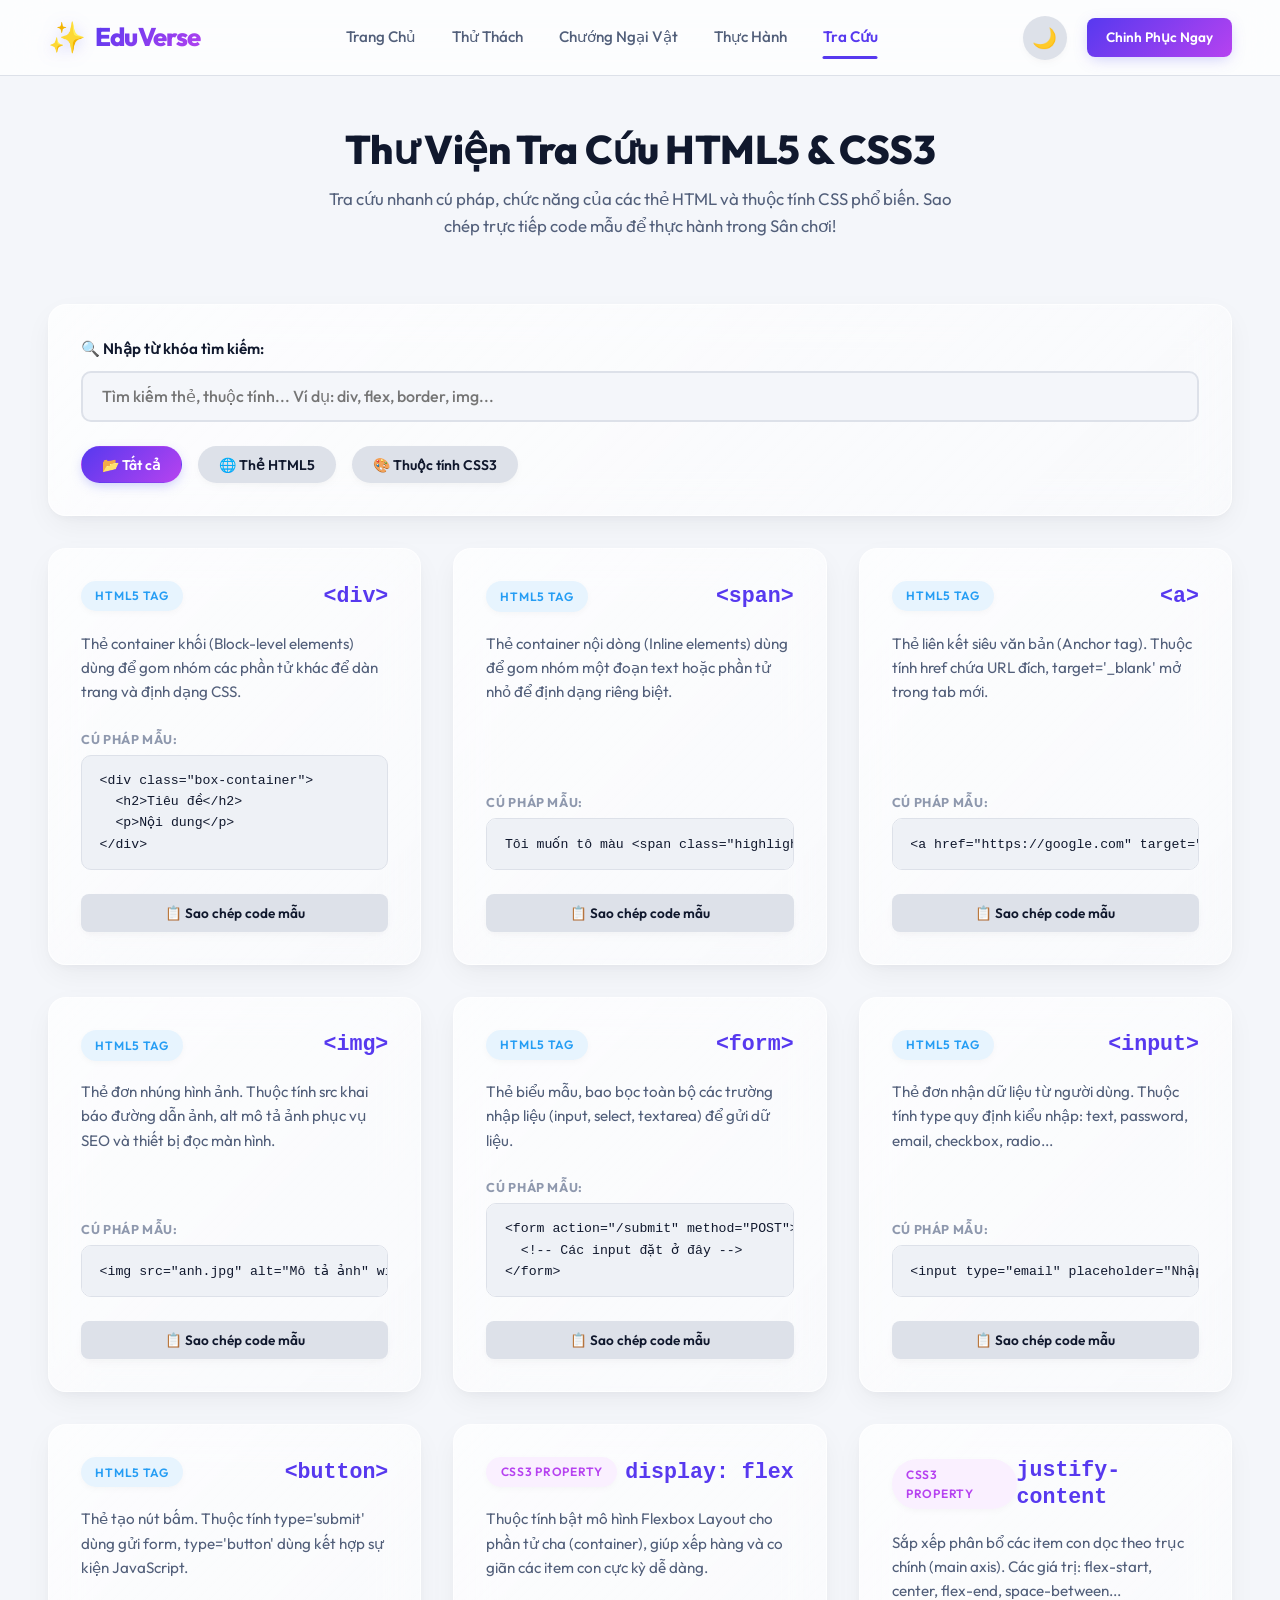
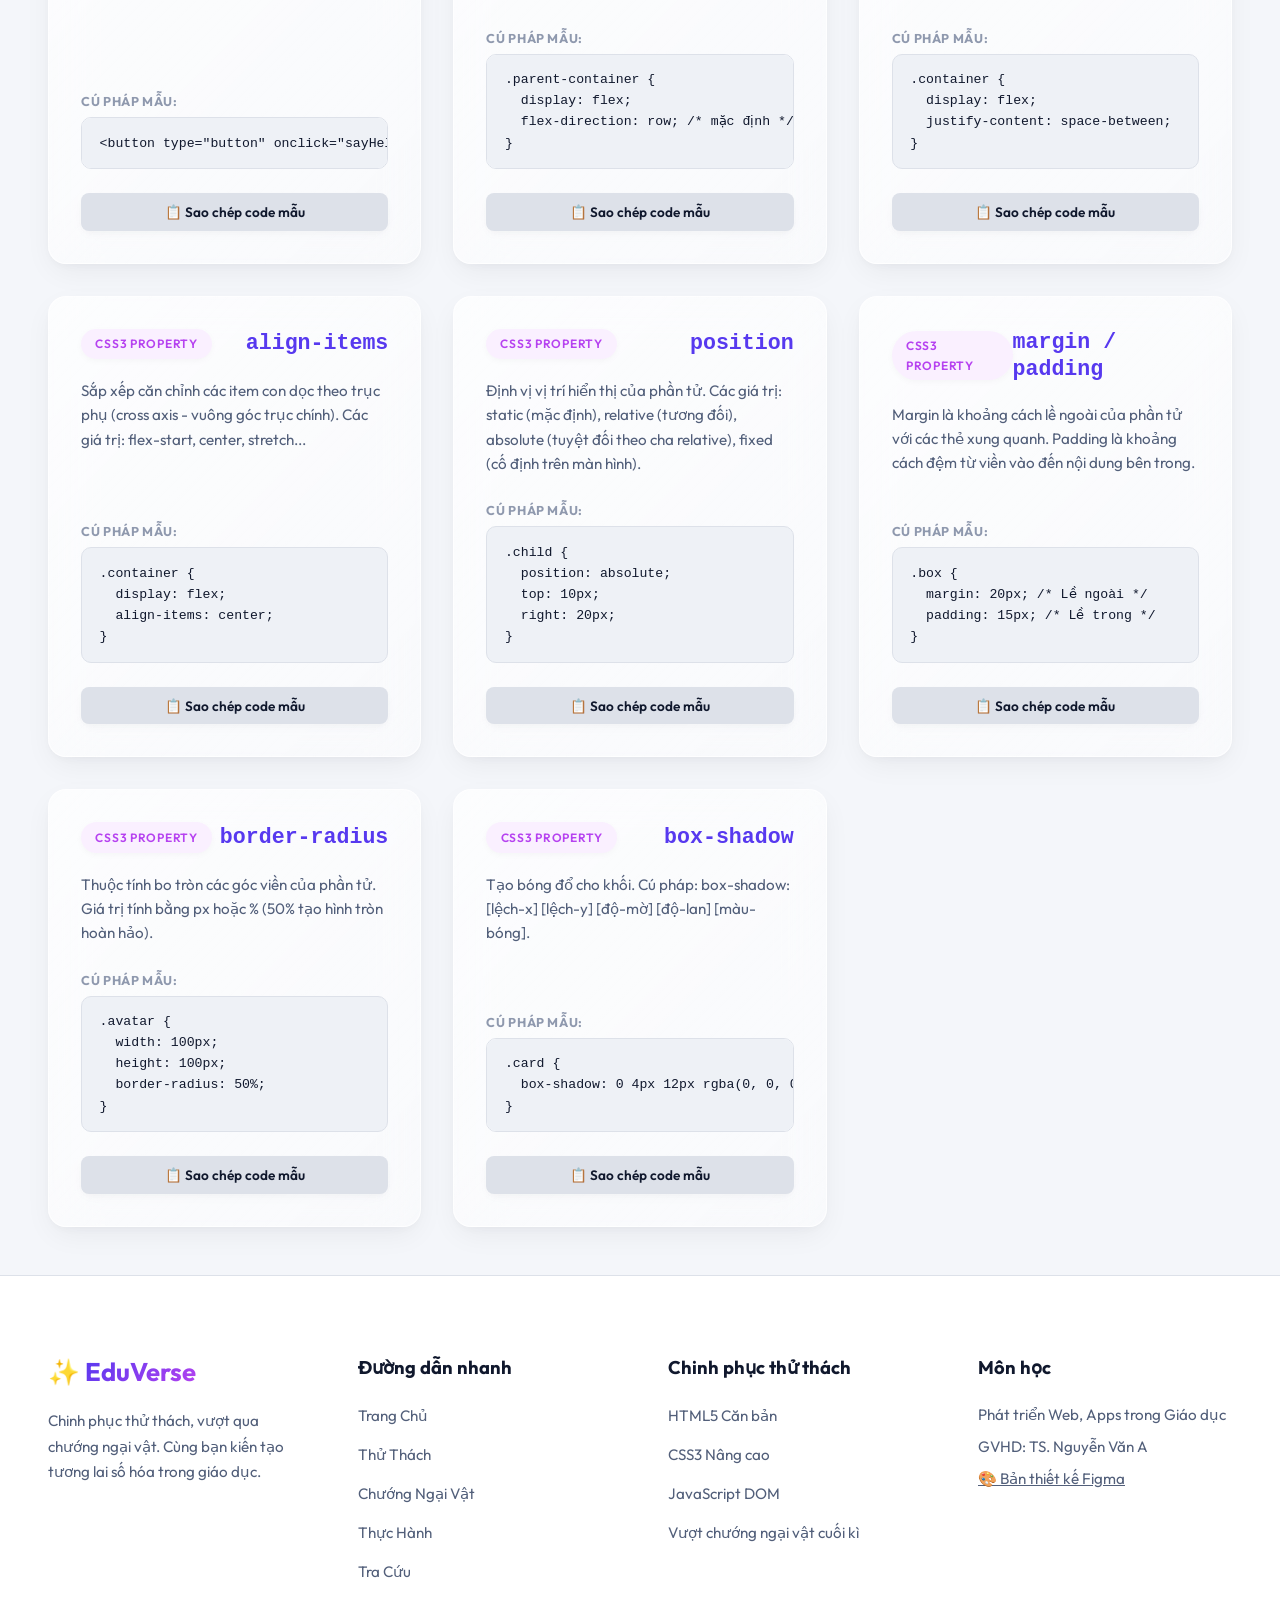
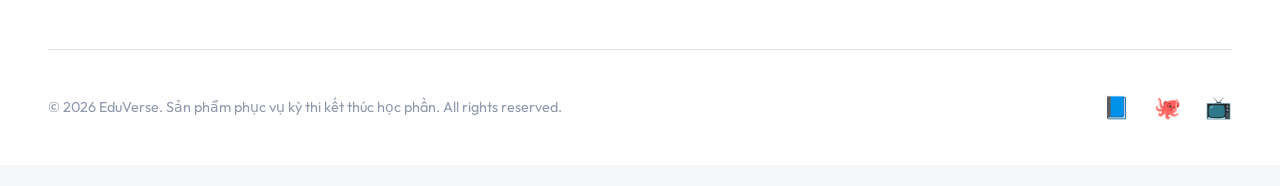
<file: WEBGIAODUC/glossary.html>
<!DOCTYPE html>
<html lang="vi" data-theme="light">
<head>
    <meta charset="UTF-8">
    <meta name="viewport" content="width=device-width, initial-scale=1.0">
    <title>Bản đồ tra cứu - EduVerse</title>
    <!-- CSS Files -->
    <link rel="stylesheet" href="css/style.css">
    <link rel="stylesheet" href="css/components.css">
    <link rel="stylesheet" href="css/pages.css">
</head>
<body>

    <!-- 1. HEADER & MENU ĐIỀU HƯỚNG -->
    <header class="site-header">
        <div class="container header-container">
            <a href="index.html" class="logo-link">
                <span class="logo-icon">✨</span>
                <span class="text-gradient" style="font-weight: 800;">EduVerse</span>
            </a>
            <nav class="nav-menu">
                <a href="index.html" class="nav-link">Trang Chủ</a>
                <a href="lessons.html" class="nav-link">Thử Thách</a>
                <a href="exams.html" class="nav-link">Chướng Ngại Vật</a>
                <a href="playground.html" class="nav-link">Thực Hành</a>
                <a href="glossary.html" class="nav-link">Tra Cứu</a>
            </nav>
            <div class="header-actions">
                <button class="theme-toggle-btn" aria-label="Đổi giao diện">🌙</button>
                <a href="lessons.html" class="btn btn-primary btn-sm">Chinh Phục Ngay</a>
                <button class="mobile-nav-toggle" aria-label="Mở menu di động">☰</button>
            </div>
        </div>
    </header>

    <!-- Drawer cho Mobile -->
    <div class="drawer-overlay"></div>
    <div class="mobile-drawer">
        <div class="drawer-header">
            <a href="index.html" class="logo-link">
                <span class="logo-icon">✨</span>
                <span class="text-gradient" style="font-weight: 800;">EduVerse</span>
            </a>
            <button class="drawer-close-btn">&times;</button>
        </div>
        <div class="drawer-menu">
            <a href="index.html" class="drawer-link">Trang Chủ</a>
            <a href="lessons.html" class="drawer-link">Thử Thách</a>
            <a href="exams.html" class="drawer-link">Chướng Ngại Vật</a>
            <a href="playground.html" class="drawer-link">Thực Hành</a>
            <a href="glossary.html" class="drawer-link">Tra Cứu</a>
        </div>
        <a href="lessons.html" class="btn btn-primary btn-full">Chinh Phục Ngay</a>
    </div>

    <!-- 2. NỘI DUNG CHÍNH (MAIN CONTENT) -->
    <main style="padding: 3rem 0; flex-grow: 1;">
        <div class="container">
            
            <!-- Page Header -->
            <div class="section-title">
                <h2>Thư Viện Tra Cứu HTML5 & CSS3</h2>
                <p>Tra cứu nhanh cú pháp, chức năng của các thẻ HTML và thuộc tính CSS phổ biến. Sao chép trực tiếp code mẫu để thực hành trong Sân chơi!</p>
            </div>

            <!-- Khối tìm kiếm & Lọc Tab -->
            <div class="glossary-filter-section glass-card" style="padding: 2rem; margin-bottom: 2rem;">
                <!-- Search bar -->
                <div class="form-group" style="margin-bottom: 1.5rem; position: relative;">
                    <label for="glossary-search-input" class="form-label" style="font-weight: 600;">🔍 Nhập từ khóa tìm kiếm:</label>
                    <input type="text" id="glossary-search-input" class="form-input" placeholder="Tìm kiếm thẻ, thuộc tính... Ví dụ: div, flex, border, img...">
                </div>

                <!-- Tabs phân loại -->
                <div style="display: flex; gap: 1rem; flex-wrap: wrap;">
                    <button class="btn btn-secondary btn-sm glossary-tab-btn active" data-filter="all">📂 Tất cả</button>
                    <button class="btn btn-secondary btn-sm glossary-tab-btn" data-filter="html">🌐 Thẻ HTML5</button>
                    <button class="btn btn-secondary btn-sm glossary-tab-btn" data-filter="css">🎨 Thuộc tính CSS3</button>
                </div>
            </div>

            <!-- Kết quả hiển thị từ điển -->
            <div class="glossary-results-grid" id="glossary-results-grid">
                <!-- Populated dynamically via JS -->
            </div>

        </div>
    </main>

    <!-- 3. FOOTER -->
    <footer class="site-footer">
        <div class="container">
            <div class="footer-grid">
                <div class="footer-brand">
                    <h3>✨ <span class="text-gradient">EduVerse</span></h3>
                    <p>Chinh phục thử thách, vượt qua chướng ngại vật. Cùng bạn kiến tạo tương lai số hóa trong giáo dục.</p>
                </div>
                <div class="footer-links">
                    <h4>Đường dẫn nhanh</h4>
                    <ul>
                        <li><a href="index.html">Trang Chủ</a></li>
                        <li><a href="lessons.html">Thử Thách</a></li>
                        <li><a href="exams.html">Chướng Ngại Vật</a></li>
                        <li><a href="playground.html">Thực Hành</a></li>
                        <li><a href="glossary.html">Tra Cứu</a></li>
                    </ul>
                </div>
                <div class="footer-links">
                    <h4>Chinh phục thử thách</h4>
                    <ul>
                        <li><a href="lessons.html">HTML5 Căn bản</a></li>
                        <li><a href="lessons.html">CSS3 Nâng cao</a></li>
                        <li><a href="lessons.html">JavaScript DOM</a></li>
                        <li><a href="exams.html">Vượt chướng ngại vật cuối kì</a></li>
                    </ul>
                </div>
                <div class="footer-links">
                    <h4>Môn học</h4>
                    <p style="font-size: 0.95rem; color: var(--text-secondary); margin-bottom: 0.5rem;">Phát triển Web, Apps trong Giáo dục</p>
                    <p style="font-size: 0.95rem; color: var(--text-secondary);">GVHD: TS. Nguyễn Văn A</p>
                    <p style="font-size: 0.95rem; color: var(--text-secondary); margin-top: 0.5rem;">
                        <a href="https://www.figma.com/file/nhom05_eduverse_design" target="_blank" style="text-decoration: underline;">🎨 Bản thiết kế Figma</a>
                    </p>
                </div>
            </div>
            <div class="footer-bottom">
                <p>&copy; 2026 EduVerse. Sản phẩm phục vụ kỳ thi kết thúc học phần. All rights reserved.</p>
                <div class="footer-socials">
                    <a href="#" aria-label="Facebook">📘</a>
                    <a href="#" aria-label="Github">🐙</a>
                    <a href="#" aria-label="Youtube">📺</a>
                </div>
            </div>
        </div>
    </footer>

    <!-- JS Files -->
    <script src="js/db.js"></script>
    <script src="js/main.js"></script>
    <script src="js/glossary.js"></script>
</body>
</html>
</file>
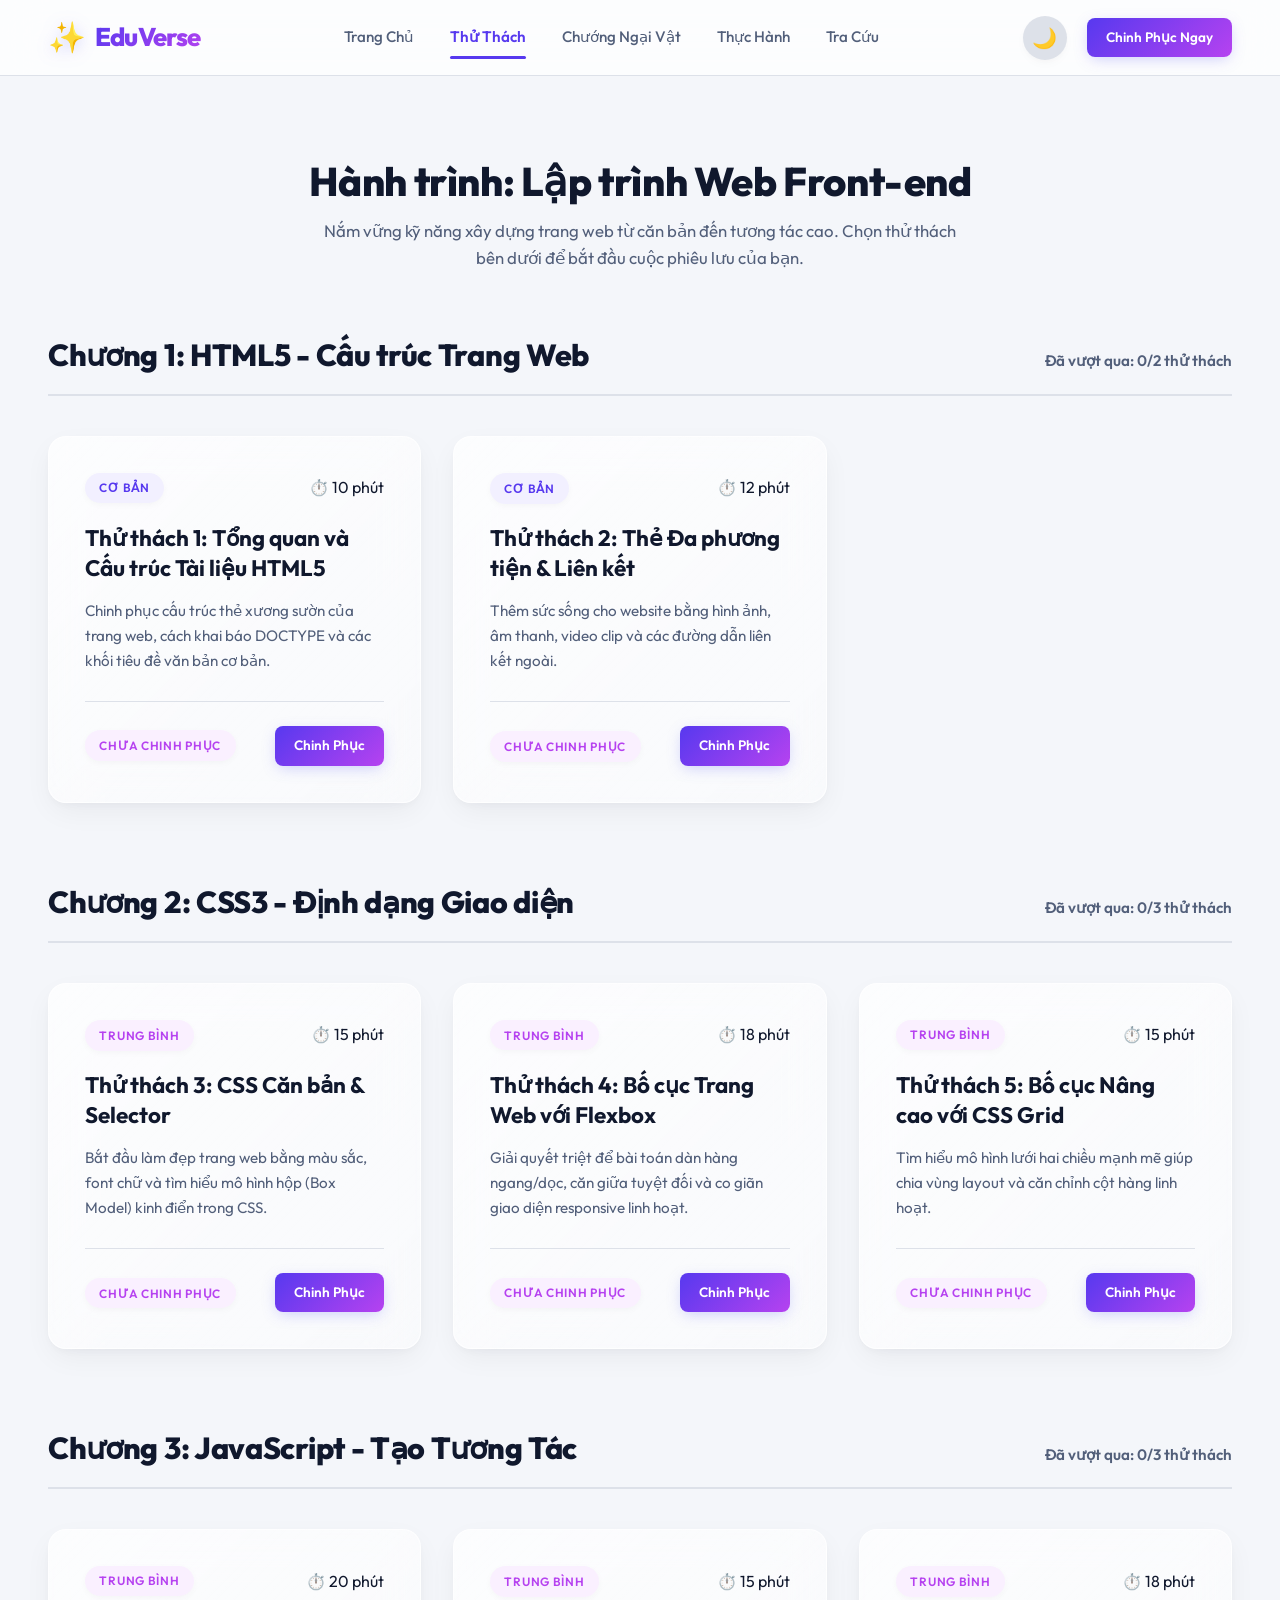
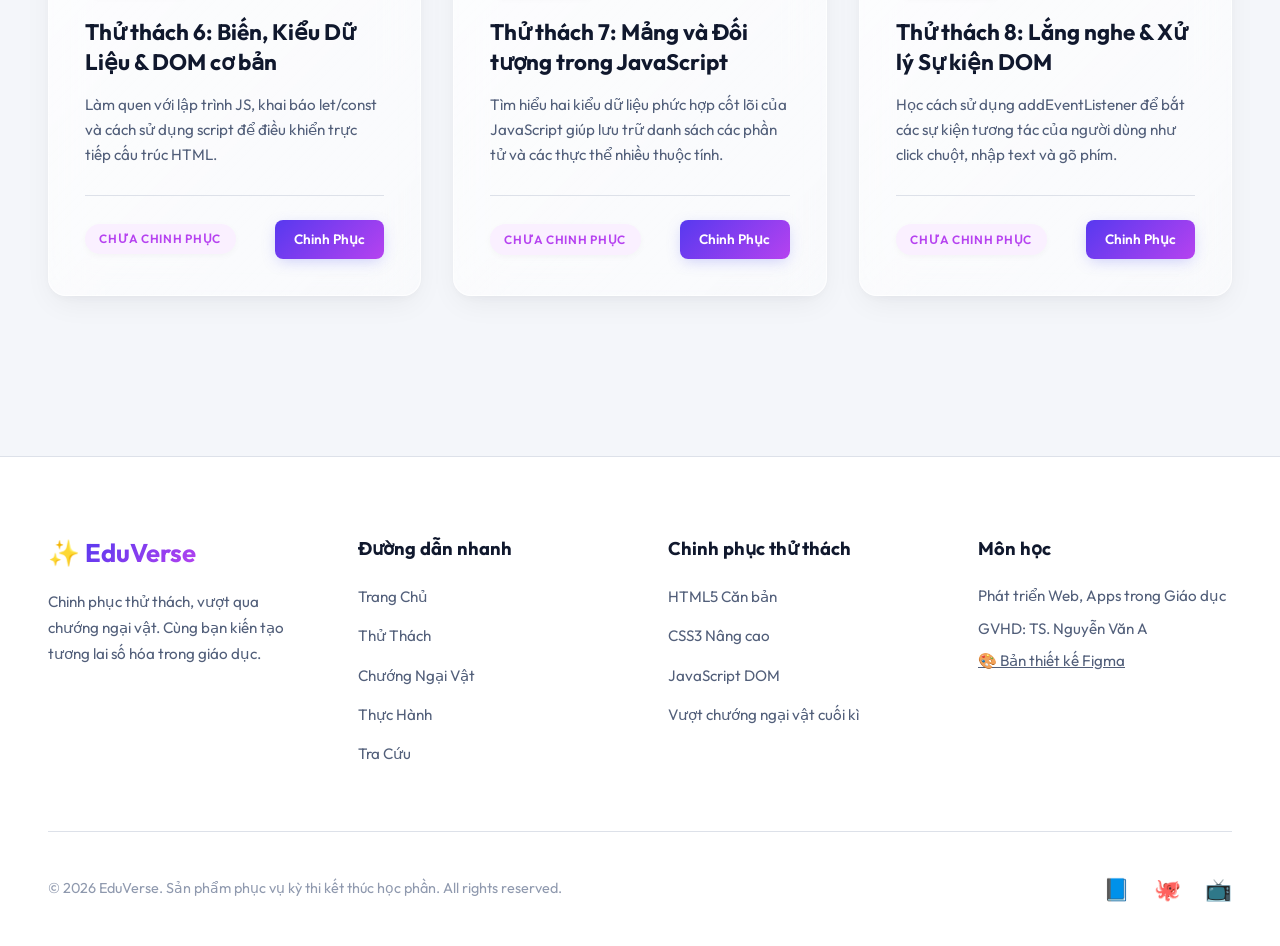
<file: WEBGIAODUC/lesson-detail.html>
<!DOCTYPE html>
<html lang="vi" data-theme="light">
<head>
    <meta charset="UTF-8">
    <meta name="viewport" content="width=device-width, initial-scale=1.0">
    <title>Chi tiết thử thách - EduVerse</title>
    <!-- CSS Files -->
    <link rel="stylesheet" href="css/style.css">
    <link rel="stylesheet" href="css/components.css">
    <link rel="stylesheet" href="css/pages.css">
</head>
<body>

    <!-- 1. HEADER & MENU ĐIỀU HƯỚNG -->
    <header class="site-header">
        <div class="container header-container">
            <a href="index.html" class="logo-link">
                <span class="logo-icon">✨</span>
                <span class="text-gradient" style="font-weight: 800;">EduVerse</span>
            </a>
            <nav class="nav-menu">
                <a href="index.html" class="nav-link">Trang Chủ</a>
                <a href="lessons.html" class="nav-link">Thử Thách</a>
                <a href="exams.html" class="nav-link">Chướng Ngại Vật</a>
                <a href="playground.html" class="nav-link">Thực Hành</a>
                <a href="glossary.html" class="nav-link">Tra Cứu</a>
            </nav>
            <div class="header-actions">
                <button class="theme-toggle-btn" aria-label="Đổi giao diện">🌙</button>
                <a href="lessons.html" class="btn btn-primary btn-sm">Chinh Phục Ngay</a>
                <button class="mobile-nav-toggle" aria-label="Mở menu di động">☰</button>
            </div>
        </div>
    </header>

    <!-- Drawer cho Mobile -->
    <div class="drawer-overlay"></div>
    <div class="mobile-drawer">
        <div class="drawer-header">
            <a href="index.html" class="logo-link">
                <span class="logo-icon">✨</span>
                <span class="text-gradient" style="font-weight: 800;">EduVerse</span>
            </a>
            <button class="drawer-close-btn">&times;</button>
        </div>
        <div class="drawer-menu">
            <a href="index.html" class="drawer-link">Trang Chủ</a>
            <a href="lessons.html" class="drawer-link">Thử Thách</a>
            <a href="exams.html" class="drawer-link">Chướng Ngại Vật</a>
            <a href="playground.html" class="drawer-link">Thực Hành</a>
            <a href="glossary.html" class="drawer-link">Tra Cứu</a>
        </div>
        <a href="lessons.html" class="btn btn-primary btn-full">Chinh Phục Ngay</a>
    </div>

    <!-- 2. NỘI DUNG CHÍNH (MAIN CONTENT) -->
    <main class="container">
        <!-- Breadcrumb & Navigation Back -->
        <div style="margin-top: 1.5rem;">
            <a href="lessons.html" style="color: var(--primary); font-weight: 600; display: inline-flex; align-items: center; gap: 0.25rem;">
                ⬅ Trở lại Bản đồ thử thách
            </a>
        </div>

        <div class="lesson-detail-layout">
            <!-- Cột chính: Video, Tài liệu & Quiz -->
            <div class="lesson-main-col">
                <!-- Tiêu đề thử thách -->
                <div>
                    <span id="lesson-chapter-title" class="badge badge-primary" style="margin-bottom: 0.5rem;">Chương 1</span>
                    <h1 id="lesson-detail-title" style="font-size: 2rem;">Thử thách: Đang tải...</h1>
                </div>

                <!-- Trình phát Video HTML5 tự nhiên -->
                <div class="video-wrapper">
                    <video id="lesson-video" controls style="position: absolute; top: 0; left: 0; width: 100%; height: 100%; border: none; border-radius: var(--border-radius-md); background-color: black;"></video>
                </div>

                <!-- Tabs Bí kíp & Mini-game ôn tập -->
                <div class="tabs-container glass-card">
                    <div class="tabs-header">
                        <button class="tab-btn active" data-tab-target="tab-doc">📖 Cuốn sách bí kíp</button>
                        <button class="tab-btn" data-tab-target="tab-quiz">⚡ Mini-game ôn tập</button>
                    </div>

                    <!-- Tab 1: Tài liệu -->
                    <div class="tab-pane active" id="tab-doc">
                        <div class="doc-content" id="lesson-doc-html">
                            <!-- Populated Dynamically -->
                            Đang tải nội dung bí kíp...
                        </div>
                    </div>

                    <!-- Tab 2: Mini-game ôn tập -->
                    <div class="tab-pane" id="tab-quiz">
                        <div class="quick-quiz-container" id="quiz-block">
                            <!-- Question container -->
                            <div class="quiz-question-box">
                                <div class="quiz-question-text" id="quiz-q-text">
                                    Đang tải câu hỏi...
                                </div>
                                <div id="quiz-options-list">
                                    <!-- Populated Dynamically: Option Cards -->
                                </div>
                                <div class="quiz-feedback" id="quiz-feedback-box">
                                    <!-- Dynamic feedback correct/incorrect -->
                                </div>
                            </div>

                            <!-- Footer Quiz: Navigation -->
                            <div class="quiz-footer">
                                <button class="btn btn-secondary btn-sm" id="quiz-prev-btn">Câu trước</button>
                                <div class="quiz-nav-info" id="quiz-counter">
                                    Câu 1 / 3
                                </div>
                                <button class="btn btn-primary btn-sm" id="quiz-submit-btn">Kiểm tra</button>
                                <button class="btn btn-accent btn-sm" id="quiz-next-btn" style="display: none;">Câu tiếp</button>
                                <button class="btn btn-success btn-sm" id="quiz-finish-btn" style="display: none;">Xác nhận hoàn thành</button>
                            </div>
                        </div>
                    </div>
                </div>
            </div>

            <div class="note-panel glass-card">
                <h3>Nhật ký chinh phục 📝</h3>
                <div class="note-input-container">
                    <textarea class="note-textarea" id="note-input" placeholder="Ghi chú lại bí kíp quan trọng tại đây... (Ví dụ: Thẻ <h1> là thẻ quan trọng nhất...)"></textarea>
                    <button class="btn btn-primary btn-full btn-sm" id="note-save-btn">Lưu nhật ký</button>
                </div>
                
                <!-- Danh sách ghi chú đã lưu -->
                <div class="note-list-scroll" id="notes-list-container">
                    <!-- Populated dynamically -->
                    <div class="text-muted" style="text-align: center; font-size: 0.9rem; padding: 2rem 0;">
                        Nhật ký còn trống. Hãy ghi lại các điểm quan trọng để ghi nhớ nhé!
                    </div>
                </div>
            </div>
        </div>
    </main>

    <!-- 3. FOOTER -->
    <footer class="site-footer">
        <div class="container">
            <div class="footer-grid">
                <div class="footer-brand">
                    <h3>✨ <span class="text-gradient">EduVerse</span></h3>
                    <p>Chinh phục thử thách, vượt qua chướng ngại vật. Cùng bạn kiến tạo tương lai số hóa trong giáo dục.</p>
                </div>
                <div class="footer-links">
                    <h4>Đường dẫn nhanh</h4>
                    <ul>
                        <li><a href="index.html">Trang Chủ</a></li>
                        <li><a href="lessons.html">Thử Thách</a></li>
                        <li><a href="exams.html">Chướng Ngại Vật</a></li>
                        <li><a href="playground.html">Thực Hành</a></li>
                        <li><a href="glossary.html">Tra Cứu</a></li>
                    </ul>
                </div>
                <div class="footer-links">
                    <h4>Chinh phục thử thách</h4>
                    <ul>
                        <li><a href="lessons.html">HTML5 Căn bản</a></li>
                        <li><a href="lessons.html">CSS3 Nâng cao</a></li>
                        <li><a href="lessons.html">JavaScript DOM</a></li>
                        <li><a href="exams.html">Vượt chướng ngại vật cuối kì</a></li>
                    </ul>
                </div>
                <div class="footer-links">
                    <h4>Môn học</h4>
                    <p style="font-size: 0.95rem; color: var(--text-secondary); margin-bottom: 0.5rem;">Phát triển Web, Apps trong Giáo dục</p>
                    <p style="font-size: 0.95rem; color: var(--text-secondary);">GVHD: TS. Nguyễn Văn A</p>
                    <p style="font-size: 0.95rem; color: var(--text-secondary); margin-top: 0.5rem;">
                        <a href="https://www.figma.com/file/nhom05_eduverse_design" target="_blank" style="text-decoration: underline;">🎨 Bản thiết kế Figma</a>
                    </p>
                </div>
            </div>
            <div class="footer-bottom">
                <p>&copy; 2026 EduVerse. Sản phẩm phục vụ kỳ thi kết thúc học phần. All rights reserved.</p>
                <div class="footer-socials">
                    <a href="#" aria-label="Facebook">📘</a>
                    <a href="#" aria-label="Github">🐙</a>
                    <a href="#" aria-label="Youtube">📺</a>
                </div>
            </div>
        </div>
    </footer>

    <!-- JS Files -->
    <script src="js/db.js"></script>
    <script src="js/main.js"></script>
    <script src="js/lesson-detail.js"></script>
</body>
</html>
</file>
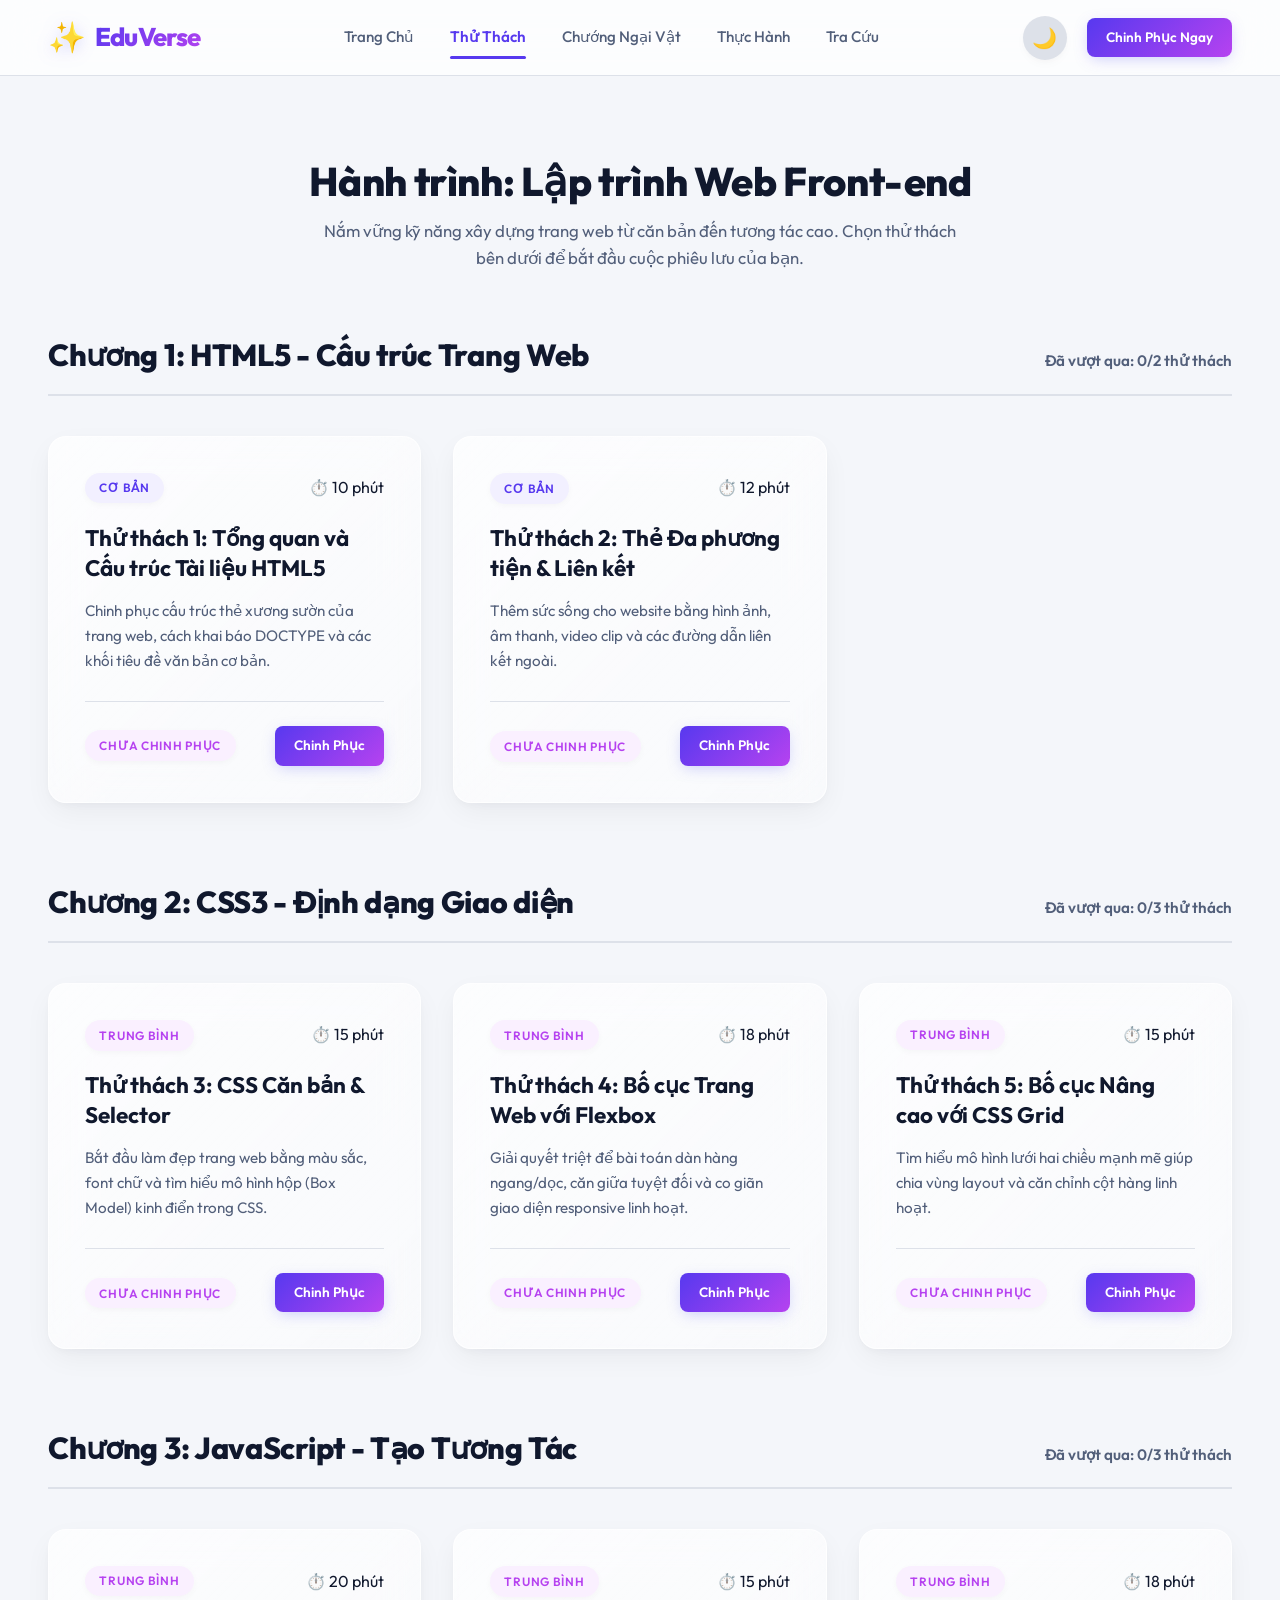
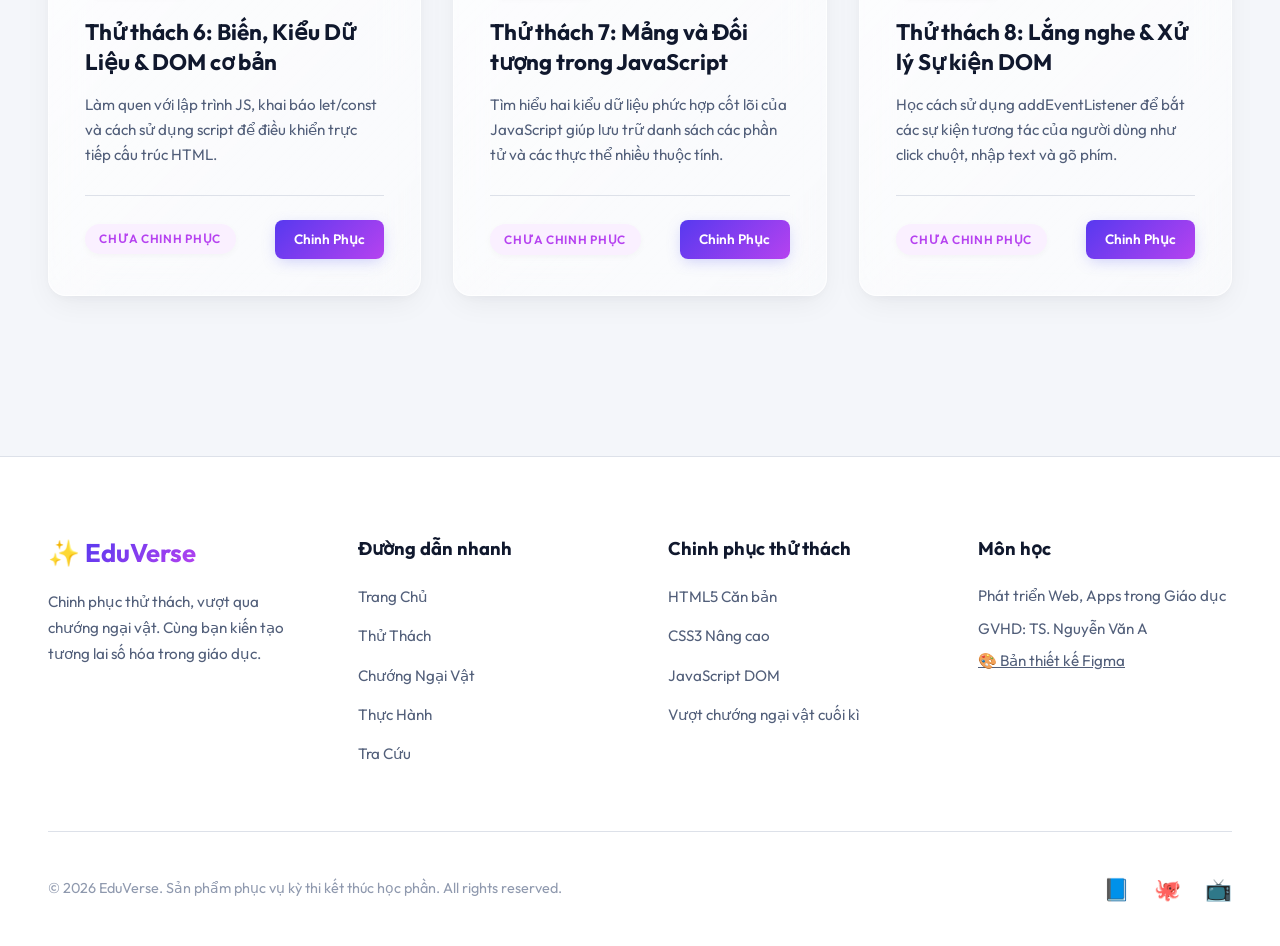
<file: WEBGIAODUC/lessons.html>
<!DOCTYPE html>
<html lang="vi" data-theme="light">
<head>
    <meta charset="UTF-8">
    <meta name="viewport" content="width=device-width, initial-scale=1.0">
    <title>Bản Đồ Thử Thách - EduVerse</title>
    <!-- CSS Files -->
    <link rel="stylesheet" href="css/style.css">
    <link rel="stylesheet" href="css/components.css">
    <link rel="stylesheet" href="css/pages.css">
</head>
<body>

    <!-- 1. HEADER & MENU ĐIỀU HƯỚNG -->
    <header class="site-header">
        <div class="container header-container">
            <a href="index.html" class="logo-link">
                <span class="logo-icon">✨</span>
                <span class="text-gradient" style="font-weight: 800;">EduVerse</span>
            </a>
            <nav class="nav-menu">
                <a href="index.html" class="nav-link">Trang Chủ</a>
                <a href="lessons.html" class="nav-link">Thử Thách</a>
                <a href="exams.html" class="nav-link">Chướng Ngại Vật</a>
                <a href="playground.html" class="nav-link">Thực Hành</a>
                <a href="glossary.html" class="nav-link">Tra Cứu</a>
            </nav>
            <div class="header-actions">
                <button class="theme-toggle-btn" aria-label="Đổi giao diện">🌙</button>
                <a href="lessons.html" class="btn btn-primary btn-sm">Chinh Phục Ngay</a>
                <button class="mobile-nav-toggle" aria-label="Mở menu di động">☰</button>
            </div>
        </div>
    </header>

    <!-- Drawer cho Mobile -->
    <div class="drawer-overlay"></div>
    <div class="mobile-drawer">
        <div class="drawer-header">
            <a href="index.html" class="logo-link">
                <span class="logo-icon">✨</span>
                <span class="text-gradient" style="font-weight: 800;">EduVerse</span>
            </a>
            <button class="drawer-close-btn" aria-label="Đóng menu">&times;</button>
        </div>
        <div class="drawer-menu">
            <a href="index.html" class="drawer-link">Trang Chủ</a>
            <a href="lessons.html" class="drawer-link">Thử Thách</a>
            <a href="exams.html" class="drawer-link">Chướng Ngại Vật</a>
            <a href="playground.html" class="drawer-link">Thực Hành</a>
            <a href="glossary.html" class="drawer-link">Tra Cứu</a>
        </div>
        <a href="lessons.html" class="btn btn-primary btn-full">Chinh Phục Ngay</a>
    </div>

    <!-- 2. NỘI DUNG CHÍNH (MAIN CONTENT) -->
    <main class="lessons-container">
        <div class="container">
            <!-- Page Header -->
            <div class="section-title">
                <h2>Hành trình: Lập trình Web Front-end</h2>
                <p>Nắm vững kỹ năng xây dựng trang web từ căn bản đến tương tác cao. Chọn thử thách bên dưới để bắt đầu cuộc phiêu lưu của bạn.</p>
            </div>

            <!-- CHƯƠNG 1 -->
            <div class="chapter-block" id="chapter-1">
                <div class="chapter-header">
                    <h2>Chương 1: HTML5 - Cấu trúc Trang Web</h2>
                    <span class="chapter-progress-label" id="prog-chap1">Đã vượt qua: 0/2 thử thách</span>
                </div>
                <div class="lesson-grid">
                    <!-- Lesson 1 Card -->
                    <div class="lesson-card glass-card" data-lesson-id="les1">
                        <div class="lesson-meta">
                            <span class="badge badge-primary">Cơ bản</span>
                            <span>⏱️ 10 phút</span>
                        </div>
                        <h3>Thử thách 1: Tổng quan và Cấu trúc Tài liệu HTML5</h3>
                        <p>Chinh phục cấu trúc thẻ xương sườn của trang web, cách khai báo DOCTYPE và các khối tiêu đề văn bản cơ bản.</p>
                        <div class="lesson-footer">
                            <div class="lesson-status-badge" data-badge-id="les1">
                                <span class="badge badge-secondary">Chưa chinh phục</span>
                            </div>
                            <a href="lesson-detail.html?id=les1" class="btn btn-primary btn-sm">Chinh Phục</a>
                        </div>
                    </div>
 
                    <!-- Lesson 2 Card -->
                    <div class="lesson-card glass-card" data-lesson-id="les2">
                        <div class="lesson-meta">
                            <span class="badge badge-primary">Cơ bản</span>
                            <span>⏱️ 12 phút</span>
                        </div>
                        <h3>Thử thách 2: Thẻ Đa phương tiện & Liên kết</h3>
                        <p>Thêm sức sống cho website bằng hình ảnh, âm thanh, video clip và các đường dẫn liên kết ngoài.</p>
                        <div class="lesson-footer">
                            <div class="lesson-status-badge" data-badge-id="les2">
                                <span class="badge badge-secondary">Chưa chinh phục</span>
                            </div>
                            <a href="lesson-detail.html?id=les2" class="btn btn-primary btn-sm">Chinh Phục</a>
                        </div>
                    </div>
                </div>
            </div>

            <!-- CHƯƠNG 2 -->
            <div class="chapter-block" id="chapter-2">
                <div class="chapter-header">
                    <h2>Chương 2: CSS3 - Định dạng Giao diện</h2>
                    <span class="chapter-progress-label" id="prog-chap2">Đã vượt qua: 0/3 thử thách</span>
                </div>
                <div class="lesson-grid">
                    <!-- Lesson 3 Card -->
                    <div class="lesson-card glass-card" data-lesson-id="les3">
                        <div class="lesson-meta">
                            <span class="badge badge-secondary">Trung bình</span>
                            <span>⏱️ 15 phút</span>
                        </div>
                        <h3>Thử thách 3: CSS Căn bản & Selector</h3>
                        <p>Bắt đầu làm đẹp trang web bằng màu sắc, font chữ và tìm hiểu mô hình hộp (Box Model) kinh điển trong CSS.</p>
                        <div class="lesson-footer">
                            <div class="lesson-status-badge" data-badge-id="les3">
                                <span class="badge badge-secondary">Chưa chinh phục</span>
                            </div>
                            <a href="lesson-detail.html?id=les3" class="btn btn-primary btn-sm">Chinh Phục</a>
                        </div>
                    </div>
 
                    <!-- Lesson 4 Card -->
                    <div class="lesson-card glass-card" data-lesson-id="les4">
                        <div class="lesson-meta">
                            <span class="badge badge-secondary">Trung bình</span>
                            <span>⏱️ 18 phút</span>
                        </div>
                        <h3>Thử thách 4: Bố cục Trang Web với Flexbox</h3>
                        <p>Giải quyết triệt để bài toán dàn hàng ngang/dọc, căn giữa tuyệt đối và co giãn giao diện responsive linh hoạt.</p>
                        <div class="lesson-footer">
                            <div class="lesson-status-badge" data-badge-id="les4">
                                <span class="badge badge-secondary">Chưa chinh phục</span>
                            </div>
                            <a href="lesson-detail.html?id=les4" class="btn btn-primary btn-sm">Chinh Phục</a>
                        </div>
                    </div>
 
                    <!-- Lesson Grid Card -->
                    <div class="lesson-card glass-card" data-lesson-id="les_grid">
                        <div class="lesson-meta">
                            <span class="badge badge-secondary">Trung bình</span>
                            <span>⏱️ 15 phút</span>
                        </div>
                        <h3>Thử thách 5: Bố cục Nâng cao với CSS Grid</h3>
                        <p>Tìm hiểu mô hình lưới hai chiều mạnh mẽ giúp chia vùng layout và căn chỉnh cột hàng linh hoạt.</p>
                        <div class="lesson-footer">
                            <div class="lesson-status-badge" data-badge-id="les_grid">
                                <span class="badge badge-secondary">Chưa chinh phục</span>
                            </div>
                            <a href="lesson-detail.html?id=les_grid" class="btn btn-primary btn-sm">Chinh Phục</a>
                        </div>
                    </div>
                </div>
            </div>

            <!-- CHƯƠNG 3 -->
            <div class="chapter-block" id="chapter-3">
                <div class="chapter-header">
                    <h2>Chương 3: JavaScript - Tạo Tương Tác</h2>
                    <span class="chapter-progress-label" id="prog-chap3">Đã vượt qua: 0/3 thử thách</span>
                </div>
                <div class="lesson-grid">
                    <!-- Lesson 5 Card -->
                    <div class="lesson-card glass-card" data-lesson-id="les5">
                        <div class="lesson-meta">
                            <span class="badge badge-secondary">Trung bình</span>
                            <span>⏱️ 20 phút</span>
                        </div>
                        <h3>Thử thách 6: Biến, Kiểu Dữ Liệu & DOM cơ bản</h3>
                        <p>Làm quen với lập trình JS, khai báo let/const và cách sử dụng script để điều khiển trực tiếp cấu trúc HTML.</p>
                        <div class="lesson-footer">
                            <div class="lesson-status-badge" data-badge-id="les5">
                                <span class="badge badge-secondary">Chưa chinh phục</span>
                            </div>
                            <a href="lesson-detail.html?id=les5" class="btn btn-primary btn-sm">Chinh Phục</a>
                        </div>
                    </div>
 
                    <!-- Lesson 6 Card -->
                    <div class="lesson-card glass-card" data-lesson-id="les6">
                        <div class="lesson-meta">
                            <span class="badge badge-secondary">Trung bình</span>
                            <span>⏱️ 15 phút</span>
                        </div>
                        <h3>Thử thách 7: Mảng và Đối tượng trong JavaScript</h3>
                        <p>Tìm hiểu hai kiểu dữ liệu phức hợp cốt lõi của JavaScript giúp lưu trữ danh sách các phần tử và các thực thể nhiều thuộc tính.</p>
                        <div class="lesson-footer">
                            <div class="lesson-status-badge" data-badge-id="les6">
                                <span class="badge badge-secondary">Chưa chinh phục</span>
                            </div>
                            <a href="lesson-detail.html?id=les6" class="btn btn-primary btn-sm">Chinh Phục</a>
                        </div>
                    </div>
 
                    <!-- Lesson 7 Card -->
                    <div class="lesson-card glass-card" data-lesson-id="les7">
                        <div class="lesson-meta">
                            <span class="badge badge-secondary">Trung bình</span>
                            <span>⏱️ 18 phút</span>
                        </div>
                        <h3>Thử thách 8: Lắng nghe & Xử lý Sự kiện DOM</h3>
                        <p>Học cách sử dụng addEventListener để bắt các sự kiện tương tác của người dùng như click chuột, nhập text và gõ phím.</p>
                        <div class="lesson-footer">
                            <div class="lesson-status-badge" data-badge-id="les7">
                                <span class="badge badge-secondary">Chưa chinh phục</span>
                            </div>
                            <a href="lesson-detail.html?id=les7" class="btn btn-primary btn-sm">Chinh Phục</a>
                        </div>
                    </div>
                </div>
            </div>

        </div>
    </main>

    <!-- 3. FOOTER -->
    <footer class="site-footer">
        <div class="container">
            <div class="footer-grid">
                <div class="footer-brand">
                    <h3>✨ <span class="text-gradient">EduVerse</span></h3>
                    <p>Chinh phục thử thách, vượt qua chướng ngại vật. Cùng bạn kiến tạo tương lai số hóa trong giáo dục.</p>
                </div>
                <div class="footer-links">
                    <h4>Đường dẫn nhanh</h4>
                    <ul>
                        <li><a href="index.html">Trang Chủ</a></li>
                        <li><a href="lessons.html">Thử Thách</a></li>
                        <li><a href="exams.html">Chướng Ngại Vật</a></li>
                        <li><a href="playground.html">Thực Hành</a></li>
                        <li><a href="glossary.html">Tra Cứu</a></li>
                    </ul>
                </div>
                <div class="footer-links">
                    <h4>Chinh phục thử thách</h4>
                    <ul>
                        <li><a href="lessons.html">HTML5 Căn bản</a></li>
                        <li><a href="lessons.html">CSS3 Nâng cao</a></li>
                        <li><a href="lessons.html">JavaScript DOM</a></li>
                        <li><a href="exams.html">Vượt chướng ngại vật cuối kì</a></li>
                    </ul>
                </div>
                <div class="footer-links">
                    <h4>Môn học</h4>
                    <p style="font-size: 0.95rem; color: var(--text-secondary); margin-bottom: 0.5rem;">Phát triển Web, Apps trong Giáo dục</p>
                    <p style="font-size: 0.95rem; color: var(--text-secondary);">GVHD: TS. Nguyễn Văn A</p>
                    <p style="font-size: 0.95rem; color: var(--text-secondary); margin-top: 0.5rem;">
                        <a href="https://www.figma.com/file/nhom05_eduverse_design" target="_blank" style="text-decoration: underline;">🎨 Bản thiết kế Figma</a>
                    </p>
                </div>
            </div>
            <div class="footer-bottom">
                <p>&copy; 2026 EduVerse. Sản phẩm phục vụ kỳ thi kết thúc học phần. All rights reserved.</p>
                <div class="footer-socials">
                    <a href="#" aria-label="Facebook">📘</a>
                    <a href="#" aria-label="Github">🐙</a>
                    <a href="#" aria-label="Youtube">📺</a>
                </div>
            </div>
        </div>
    </footer>

    <!-- JS Files -->
    <script src="js/db.js"></script>
    <script src="js/main.js"></script>
    <script>
        document.addEventListener('DOMContentLoaded', () => {
            updateLessonStatusBadges();
        });

        function updateLessonStatusBadges() {
            const completed = JSON.parse(localStorage.getItem('eduverse_completed_lessons') || '[]');
            
            // Định nghĩa số thử thách trong mỗi chương để tính tiến độ chương
            const chapters = {
                chap1: { lessons: ['les1', 'les2'], textId: 'prog-chap1', title: 'Chương 1' },
                chap2: { lessons: ['les3', 'les4', 'les_grid'], textId: 'prog-chap2', title: 'Chương 2' },
                chap3: { lessons: ['les5', 'les6', 'les7'], textId: 'prog-chap3', title: 'Chương 3' }
            };

            // Cập nhật badge từng thử thách
            const badges = document.querySelectorAll('.lesson-status-badge');
            badges.forEach(badge => {
                const lessonId = badge.getAttribute('data-badge-id');
                if (completed.includes(lessonId)) {
                    badge.innerHTML = `<span class="badge badge-success">✓ Đã vượt qua</span>`;
                } else {
                    badge.innerHTML = `<span class="badge badge-secondary">Chưa chinh phục</span>`;
                }
            });

            // Cập nhật tiến độ từng chương
            for (const key in chapters) {
                const chap = chapters[key];
                let doneInChap = 0;
                chap.lessons.forEach(lId => {
                    if (completed.includes(lId)) doneInChap++;
                });

                const textEl = document.getElementById(chap.textId);
                if (textEl) {
                    textEl.textContent = `Đã vượt qua: ${doneInChap}/${chap.lessons.length} thử thách`;
                    if (doneInChap === chap.lessons.length) {
                        textEl.style.color = 'var(--success)';
                    }
                }
            }
        }
    </script>
</body>
</html>
</file>
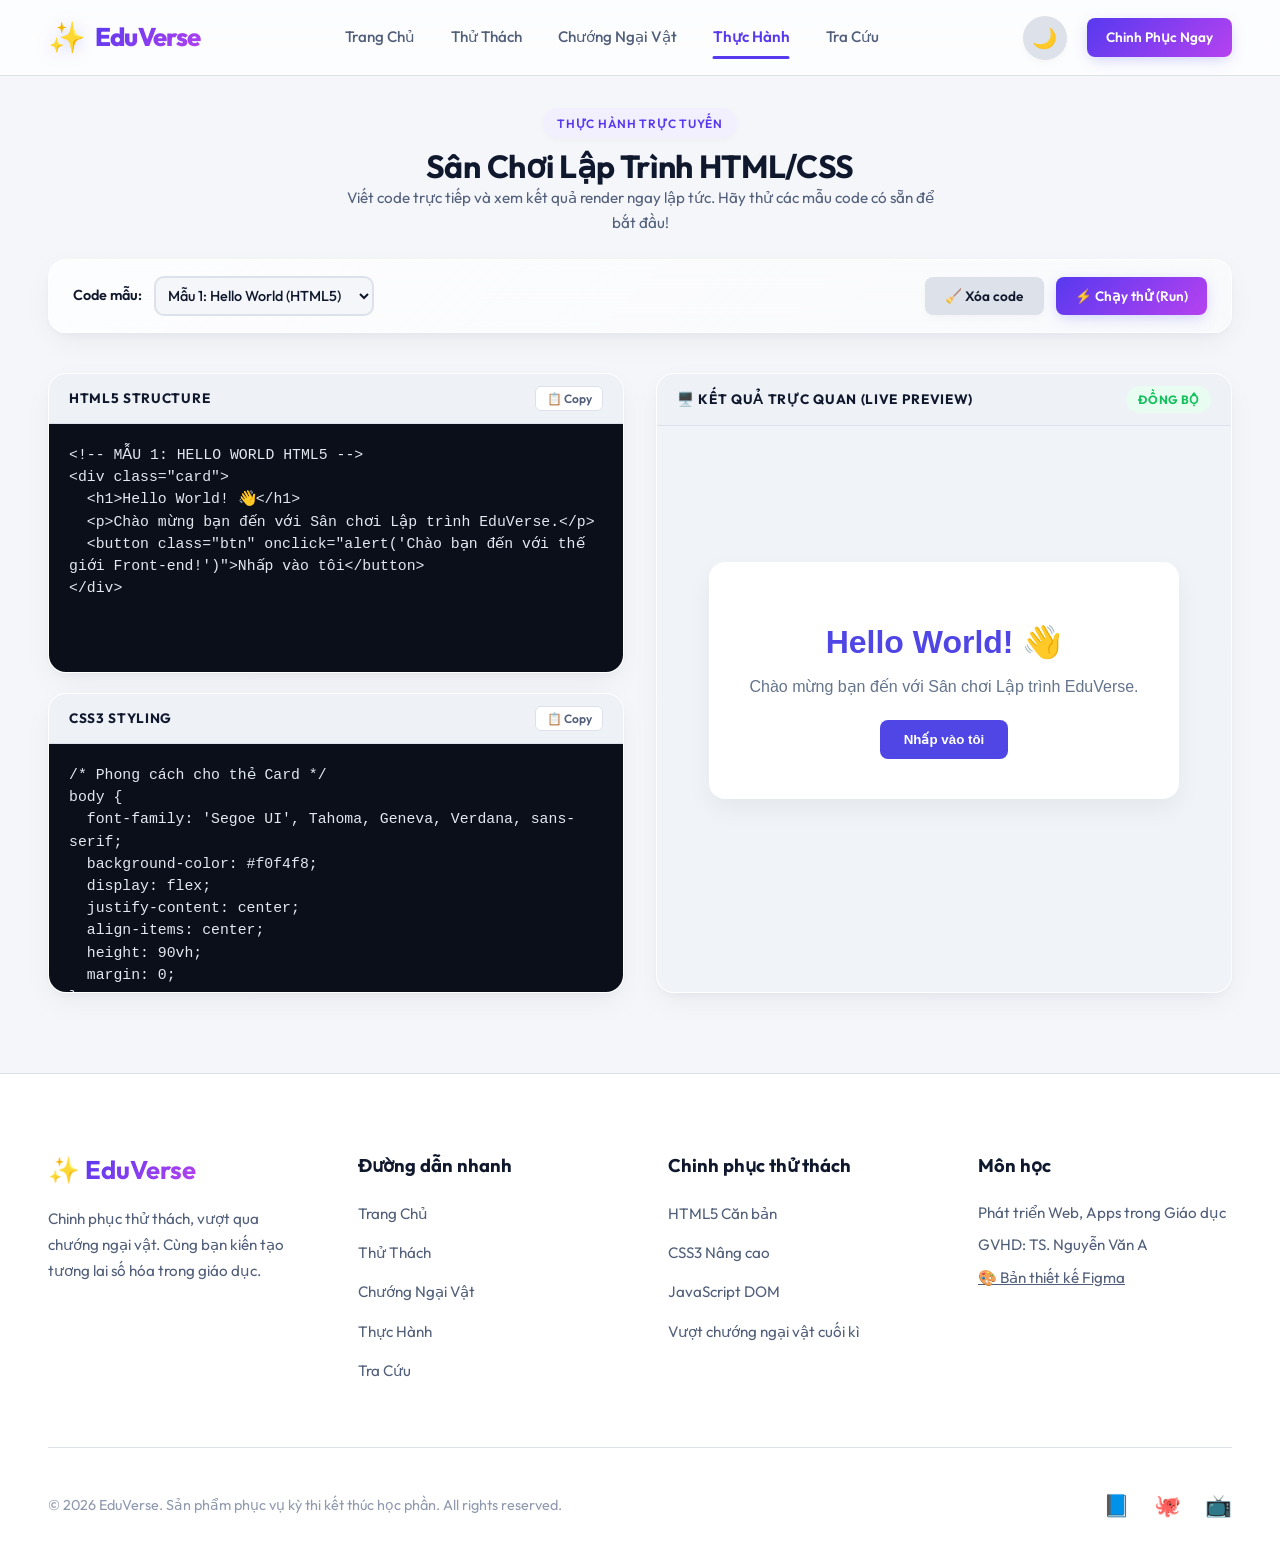
<file: WEBGIAODUC/playground.html>
<!DOCTYPE html>
<html lang="vi" data-theme="light">
<head>
    <meta charset="UTF-8">
    <meta name="viewport" content="width=device-width, initial-scale=1.0">
    <title>Sân chơi lập trình - EduVerse</title>
    <!-- CSS Files -->
    <link rel="stylesheet" href="css/style.css">
    <link rel="stylesheet" href="css/components.css">
    <link rel="stylesheet" href="css/pages.css">
</head>
<body>

    <!-- 1. HEADER & MENU ĐIỀU HƯỚNG -->
    <header class="site-header">
        <div class="container header-container">
            <a href="index.html" class="logo-link">
                <span class="logo-icon">✨</span>
                <span class="text-gradient" style="font-weight: 800;">EduVerse</span>
            </a>
            <nav class="nav-menu">
                <a href="index.html" class="nav-link">Trang Chủ</a>
                <a href="lessons.html" class="nav-link">Thử Thách</a>
                <a href="exams.html" class="nav-link">Chướng Ngại Vật</a>
                <a href="playground.html" class="nav-link">Thực Hành</a>
                <a href="glossary.html" class="nav-link">Tra Cứu</a>
            </nav>
            <div class="header-actions">
                <button class="theme-toggle-btn" aria-label="Đổi giao diện">🌙</button>
                <a href="lessons.html" class="btn btn-primary btn-sm">Chinh Phục Ngay</a>
                <button class="mobile-nav-toggle" aria-label="Mở menu di động">☰</button>
            </div>
        </div>
    </header>

    <!-- Drawer cho Mobile -->
    <div class="drawer-overlay"></div>
    <div class="mobile-drawer">
        <div class="drawer-header">
            <a href="index.html" class="logo-link">
                <span class="logo-icon">✨</span>
                <span class="text-gradient" style="font-weight: 800;">EduVerse</span>
            </a>
            <button class="drawer-close-btn">&times;</button>
        </div>
        <div class="drawer-menu">
            <a href="index.html" class="drawer-link">Trang Chủ</a>
            <a href="lessons.html" class="drawer-link">Thử Thách</a>
            <a href="exams.html" class="drawer-link">Chướng Ngại Vật</a>
            <a href="playground.html" class="drawer-link">Thực Hành</a>
            <a href="glossary.html" class="drawer-link">Tra Cứu</a>
        </div>
        <a href="lessons.html" class="btn btn-primary btn-full">Chinh Phục Ngay</a>
    </div>

    <!-- 2. NỘI DUNG CHÍNH (MAIN CONTENT) -->
    <main style="padding: 2rem 0; flex-grow: 1; display: flex; flex-direction: column;">
        <div class="container" style="flex-grow: 1; display: flex; flex-direction: column; gap: 1.5rem;">
            
            <!-- Page Header -->
            <div style="text-align: center;">
                <span class="badge badge-primary" style="margin-bottom: 0.5rem;">Thực hành trực tuyến</span>
                <h2 style="font-family: var(--font-heading); font-size: 2rem;">Sân Chơi Lập Trình HTML/CSS</h2>
                <p style="color: var(--text-secondary); max-width: 600px; margin: 0 auto; font-size: 0.95rem;">
                    Viết code trực tiếp và xem kết quả render ngay lập tức. Hãy thử các mẫu code có sẵn để bắt đầu!
                </p>
            </div>

            <!-- Toolbar Sân Chơi -->
            <div class="playground-toolbar glass-card" style="padding: 1rem 1.5rem; display: flex; justify-content: space-between; align-items: center; flex-wrap: wrap; gap: 1rem;">
                <div style="display: flex; align-items: center; gap: 0.75rem;">
                    <label for="template-select" style="font-weight: 600; font-size: 0.9rem;">Code mẫu:</label>
                    <select id="template-select" class="form-input" style="width: 220px; padding: 0.5rem; font-size: 0.9rem;">
                        <option value="empty">Trang trống (Tự viết)</option>
                        <option value="hello">Mẫu 1: Hello World (HTML5)</option>
                        <option value="media">Mẫu 2: Ảnh & Form nhập liệu</option>
                        <option value="flex">Mẫu 3: Bố cục Flexbox</option>
                        <option value="hover">Mẫu 4: Hiệu ứng Hover Card</option>
                    </select>
                </div>
                <div style="display: flex; gap: 0.75rem;">
                    <button class="btn btn-secondary btn-sm" id="reset-code-btn">🧹 Xóa code</button>
                    <button class="btn btn-primary btn-sm" id="run-code-btn">⚡ Chạy thử (Run)</button>
                </div>
            </div>

            <!-- Layout Soạn thảo & Xem thử -->
            <div class="playground-layout">
                <!-- Vùng soạn thảo bên trái -->
                <div class="playground-editors">
                    <!-- HTML Editor -->
                    <div class="editor-box glass-card">
                        <div class="editor-header">
                            <span>HTML5 Structure</span>
                            <button class="editor-copy-btn" id="copy-html-btn" title="Copy code HTML">📋 Copy</button>
                        </div>
                        <textarea class="code-textarea" id="html-code-input" placeholder="<!-- Nhập mã HTML tại đây -->\n<h1>Xin chào EduVerse!</h1>" spellcheck="false"></textarea>
                    </div>

                    <!-- CSS Editor -->
                    <div class="editor-box glass-card">
                        <div class="editor-header">
                            <span>CSS3 Styling</span>
                            <button class="editor-copy-btn" id="copy-css-btn" title="Copy code CSS">📋 Copy</button>
                        </div>
                        <textarea class="code-textarea" id="css-code-input" placeholder="/* Nhập mã CSS tại đây */\nh1 {\n  color: #6366f1;\n}" spellcheck="false"></textarea>
                    </div>
                </div>

                <!-- Vùng hiển thị bên phải -->
                <div class="playground-preview glass-card">
                    <div class="preview-header">
                        <span>🖥️ Kết Quả Trực Quan (Live Preview)</span>
                        <div class="preview-status" id="preview-status-indicator">Đồng bộ</div>
                    </div>
                    <iframe class="preview-iframe" id="output-iframe" sandbox="allow-scripts" srcdoc="<html><body></body></html>"></iframe>
                </div>
            </div>

        </div>
    </main>

    <!-- 3. FOOTER -->
    <footer class="site-footer">
        <div class="container">
            <div class="footer-grid">
                <div class="footer-brand">
                    <h3>✨ <span class="text-gradient">EduVerse</span></h3>
                    <p>Chinh phục thử thách, vượt qua chướng ngại vật. Cùng bạn kiến tạo tương lai số hóa trong giáo dục.</p>
                </div>
                <div class="footer-links">
                    <h4>Đường dẫn nhanh</h4>
                    <ul>
                        <li><a href="index.html">Trang Chủ</a></li>
                        <li><a href="lessons.html">Thử Thách</a></li>
                        <li><a href="exams.html">Chướng Ngại Vật</a></li>
                        <li><a href="playground.html">Thực Hành</a></li>
                        <li><a href="glossary.html">Tra Cứu</a></li>
                    </ul>
                </div>
                <div class="footer-links">
                    <h4>Chinh phục thử thách</h4>
                    <ul>
                        <li><a href="lessons.html">HTML5 Căn bản</a></li>
                        <li><a href="lessons.html">CSS3 Nâng cao</a></li>
                        <li><a href="lessons.html">JavaScript DOM</a></li>
                        <li><a href="exams.html">Vượt chướng ngại vật cuối kì</a></li>
                    </ul>
                </div>
                <div class="footer-links">
                    <h4>Môn học</h4>
                    <p style="font-size: 0.95rem; color: var(--text-secondary); margin-bottom: 0.5rem;">Phát triển Web, Apps trong Giáo dục</p>
                    <p style="font-size: 0.95rem; color: var(--text-secondary);">GVHD: TS. Nguyễn Văn A</p>
                    <p style="font-size: 0.95rem; color: var(--text-secondary); margin-top: 0.5rem;">
                        <a href="https://www.figma.com/file/nhom05_eduverse_design" target="_blank" style="text-decoration: underline;">🎨 Bản thiết kế Figma</a>
                    </p>
                </div>
            </div>
            <div class="footer-bottom">
                <p>&copy; 2026 EduVerse. Sản phẩm phục vụ kỳ thi kết thúc học phần. All rights reserved.</p>
                <div class="footer-socials">
                    <a href="#" aria-label="Facebook">📘</a>
                    <a href="#" aria-label="Github">🐙</a>
                    <a href="#" aria-label="Youtube">📺</a>
                </div>
            </div>
        </div>
    </footer>

    <!-- JS Files -->
    <script src="js/db.js"></script>
    <script src="js/main.js"></script>
    <script src="js/playground.js"></script>
</body>
</html>
</file>
<file: WEBGIAODUC/css/style.css>
@import url('https://fonts.googleapis.com/css2?family=Inter:wght@300;400;500;600;700&family=Outfit:wght@400;500;600;700;800&display=swap');

/* ==========================================================================
   DESIGN SYSTEM - CORE SYSTEM & VARIABLES
   ========================================================================== */
:root {
    /* Color Tokens - Light Theme (Default) */
    --primary: hsl(250, 85%, 58%);
    --primary-light: hsl(250, 100%, 97%);
    --primary-dark: hsl(250, 85%, 48%);
    
    --secondary: hsl(280, 85%, 60%);
    --secondary-light: hsl(280, 100%, 97%);
    
    --accent: var(--primary);
    --accent-light: var(--primary-light);
    
    --danger: hsl(355, 90%, 60%);
    --danger-light: hsl(355, 100%, 97%);
    
    --warning: hsl(40, 95%, 50%);
    --warning-light: hsl(40, 95%, 94%);
    
    --success: hsl(145, 80%, 42%);
    --success-light: hsl(145, 80%, 95%);

    --info: hsl(205, 90%, 55%);
    --info-light: hsl(205, 90%, 95%);

    /* Neutral Colors - Light */
    --bg-main: hsl(220, 40%, 97%);
    --bg-card: hsl(0, 0%, 100%);
    --bg-sidebar: hsl(220, 30%, 95%);
    
    --text-primary: hsl(224, 47%, 12%);
    --text-secondary: hsl(220, 20%, 40%);
    --text-muted: hsl(220, 16%, 62%);
    
    --border-color: hsl(220, 20%, 89%);
    --shadow-sm: 0 4px 12px -2px rgba(15, 23, 42, 0.03), 0 2px 6px -1px rgba(15, 23, 42, 0.02);
    --shadow-md: 0 10px 30px -4px rgba(15, 23, 42, 0.06), 0 4px 12px -2px rgba(15, 23, 42, 0.04);
    --shadow-lg: 0 20px 40px -4px rgba(15, 23, 42, 0.1), 0 8px 20px -2px rgba(15, 23, 42, 0.06);
    
    /* Layout Sizes */
    --header-height: 76px;
    --sidebar-width: 300px;
    --border-radius-sm: 10px;
    --border-radius-md: 18px;
    --border-radius-lg: 28px;
    
    /* Font Families */
    --font-heading: 'Outfit', sans-serif;
    --font-body: 'Outfit', sans-serif;
    
    /* Transitions */
    --transition-fast: 0.15s cubic-bezier(0.4, 0, 0.2, 1);
    --transition-normal: 0.25s cubic-bezier(0.4, 0, 0.2, 1);
    --transition-slow: 0.4s cubic-bezier(0.4, 0, 0.2, 1);

    /* Gradients */
    --gradient-primary: linear-gradient(135deg, var(--primary), var(--secondary));
    --gradient-accent: linear-gradient(135deg, var(--primary), var(--secondary));
    --gradient-glass: linear-gradient(135deg, rgba(255, 255, 255, 0.75), rgba(255, 255, 255, 0.45));
    --glass-border: rgba(255, 255, 255, 0.7);
}

/* Dark Theme Variables overrides */
[data-theme="dark"] {
    --bg-main: hsl(224, 71%, 4%);
    --bg-card: hsl(224, 71%, 7%);
    --bg-sidebar: hsl(224, 71%, 6%);
    
    --text-primary: hsl(210, 40%, 98%);
    --text-secondary: hsl(217, 30%, 82%);
    --text-muted: hsl(217, 15%, 58%);
    
    --border-color: rgba(255, 255, 255, 0.08);
    --shadow-sm: 0 4px 12px -2px rgba(0, 0, 0, 0.35);
    --shadow-md: 0 12px 30px -4px rgba(0, 0, 0, 0.45);
    --shadow-lg: 0 24px 50px -4px rgba(0, 0, 0, 0.55);

    --primary-light: hsl(250, 60%, 15%);
    --secondary-light: hsl(280, 60%, 15%);
    --accent-light: hsl(250, 60%, 15%);
    --danger-light: hsl(355, 60%, 15%);
    --warning-light: hsl(40, 60%, 12%);
    --success-light: hsl(145, 60%, 12%);
    --info-light: hsl(205, 60%, 14%);

    --gradient-glass: linear-gradient(135deg, rgba(15, 23, 42, 0.65), rgba(15, 23, 42, 0.45));
    --glass-border: rgba(255, 255, 255, 0.06);
}

/* ==========================================================================
   RESET & BASE STYLES
   ========================================================================== */
*, *::before, *::after {
    box-sizing: border-box;
    margin: 0;
    padding: 0;
}

html {
    scroll-behavior: smooth;
    font-size: 16px;
    height: 100%;
}

body {
    font-family: var(--font-body);
    font-size: 1rem;
    line-height: 1.6;
    color: var(--text-primary);
    background-color: var(--bg-main);
    overflow-x: hidden;
    min-height: 100vh;
    display: flex;
    flex-direction: column;
    transition: background-color var(--transition-normal), color var(--transition-normal);
}

::selection {
    background-color: var(--primary-light);
    color: var(--primary);
}

a {
    color: inherit;
    text-decoration: none;
    transition: color var(--transition-fast);
}

img {
    max-width: 100%;
    height: auto;
    display: block;
}

button, input, select, textarea {
    font-family: inherit;
    font-size: inherit;
    color: inherit;
    background: none;
    border: none;
    outline: none;
}

button {
    cursor: pointer;
}

ul, ol {
    list-style: none;
}

/* ==========================================================================
   SCROLLBAR STYLING
   ========================================================================== */
::-webkit-scrollbar {
    width: 10px;
    height: 10px;
}

::-webkit-scrollbar-track {
    background: var(--bg-main);
}

::-webkit-scrollbar-thumb {
    background: var(--text-muted);
    border: 3px solid var(--bg-main);
    border-radius: 999px;
}

::-webkit-scrollbar-thumb:hover {
    background: var(--text-secondary);
}

/* ==========================================================================
   TYPOGRAPHY
   ========================================================================== */
h1, h2, h3, h4, h5, h6 {
    font-family: var(--font-heading);
    font-weight: 700;
    line-height: 1.25;
    color: var(--text-primary);
}

h1 { font-size: 2.75rem; letter-spacing: -0.02em; }
h2 { font-size: 2.25rem; letter-spacing: -0.01em; }
h3 { font-size: 1.6rem; }
h4 { font-size: 1.3rem; }
h5 { font-size: 1.15rem; }
h6 { font-size: 1rem; }

.text-gradient {
    background: var(--gradient-primary);
    -webkit-background-clip: text;
    -webkit-text-fill-color: transparent;
    display: inline-block;
}

/* ==========================================================================
   COMMON GLASSMORPHISM & UTILITY CLASSES
   ========================================================================== */
.glass-card {
    background: var(--gradient-glass);
    backdrop-filter: blur(24px);
    -webkit-backdrop-filter: blur(24px);
    border: 1px solid var(--glass-border);
    border-radius: var(--border-radius-md);
    box-shadow: var(--shadow-md);
    transition: transform var(--transition-normal), box-shadow var(--transition-normal), border-color var(--transition-normal), background var(--transition-normal);
}

.glass-card:hover {
    transform: translateY(-5px);
    box-shadow: var(--shadow-lg), 0 12px 30px -10px rgba(99, 102, 241, 0.2);
    border-color: var(--primary);
}

.container {
    width: 100%;
    max-width: 1240px;
    margin: 0 auto;
    padding: 0 1.75rem;
}

.flex-center {
    display: flex;
    justify-content: center;
    align-items: center;
}

.badge {
    display: inline-flex;
    align-items: center;
    padding: 0.35rem 0.9rem;
    font-size: 0.75rem;
    font-weight: 600;
    border-radius: 9999px;
    text-transform: uppercase;
    letter-spacing: 0.06em;
    box-shadow: 0 2px 8px -2px rgba(15, 23, 42, 0.05);
}

.badge-primary { background-color: var(--primary-light); color: var(--primary); }
.badge-secondary { background-color: var(--secondary-light); color: var(--secondary); }
.badge-success { background-color: var(--success-light); color: var(--success); }
.badge-warning { background-color: var(--warning-light); color: var(--warning); }
.badge-danger { background-color: var(--danger-light); color: var(--danger); }
.badge-info { background-color: var(--info-light); color: var(--info); }

/* Keyframe Animations */
@keyframes fadeInUp {
    from {
        opacity: 0;
        transform: translateY(24px);
    }
    to {
        opacity: 1;
        transform: translateY(0);
    }
}

@keyframes pulse-soft {
    0%, 100% { transform: scale(1); box-shadow: 0 0 0 0 rgba(239, 68, 68, 0.4); }
    50% { transform: scale(1.02); box-shadow: 0 0 15px 4px rgba(239, 68, 68, 0.2); }
}

@keyframes spin-slow {
    from { transform: rotate(0deg); }
    to { transform: rotate(360deg); }
}

.animate-fade-in-up {
    animation: fadeInUp 0.7s cubic-bezier(0.16, 1, 0.3, 1) forwards;
}

/* ==========================================================================
   DARK MODE TOGGLE BUTTON STYLING
   ========================================================================== */
.theme-toggle-btn {
    width: 44px;
    height: 44px;
    border-radius: 50%;
    background-color: var(--border-color);
    color: var(--text-primary);
    display: flex;
    align-items: center;
    justify-content: center;
    font-size: 1.25rem;
    box-shadow: var(--shadow-sm);
    transition: transform var(--transition-fast), background-color var(--transition-fast), color var(--transition-fast), box-shadow var(--transition-fast);
}

.theme-toggle-btn:hover {
    transform: rotate(20deg) scale(1.08);
    background-color: var(--primary);
    color: white;
    box-shadow: 0 6px 16px -2px rgba(99, 102, 241, 0.3);
}
</file>
<file: WEBGIAODUC/css/components.css>
/* ==========================================================================
   HEADER & NAVIGATION BAR
   ========================================================================== */
.site-header {
    height: var(--header-height);
    background: rgba(255, 255, 255, 0.75);
    backdrop-filter: blur(20px);
    -webkit-backdrop-filter: blur(20px);
    border-bottom: 1px solid var(--border-color);
    position: sticky;
    top: 0;
    z-index: 100;
    transition: background var(--transition-normal), border-color var(--transition-normal), height var(--transition-normal);
}

[data-theme="dark"] .site-header {
    background: rgba(8, 12, 24, 0.75);
}

.header-container {
    height: 100%;
    display: flex;
    justify-content: space-between;
    align-items: center;
}

.logo-link {
    display: flex;
    align-items: center;
    gap: 0.6rem;
    font-family: var(--font-heading);
    font-size: 1.6rem;
    font-weight: 800;
    letter-spacing: -0.03em;
    transition: transform var(--transition-fast);
}

.logo-link:hover {
    transform: scale(1.03);
}

.logo-icon {
    font-size: 1.9rem;
    filter: drop-shadow(0 2px 8px rgba(99, 102, 241, 0.3));
}

.nav-menu {
    display: flex;
    align-items: center;
    gap: 2.25rem;
}

.nav-link {
    font-weight: 500;
    color: var(--text-secondary);
    position: relative;
    padding: 0.6rem 0;
    font-size: 0.95rem;
    transition: color var(--transition-fast);
}

.nav-link:hover {
    color: var(--primary);
}

.nav-link::after {
    content: '';
    position: absolute;
    bottom: 0;
    left: 50%;
    width: 0;
    height: 3px;
    background-color: var(--primary);
    border-radius: 99px;
    transform: translateX(-50%);
    transition: width var(--transition-normal);
}

.nav-link:hover::after {
    width: 60%;
}

.nav-link.active {
    color: var(--primary);
    font-weight: 600;
}

.nav-link.active::after {
    width: 100%;
}

.header-actions {
    display: flex;
    align-items: center;
    gap: 1.25rem;
}

/* Mobile Nav Toggler */
.mobile-nav-toggle {
    display: none;
    font-size: 1.6rem;
    color: var(--text-primary);
    padding: 0.25rem;
    transition: transform var(--transition-fast);
}

.mobile-nav-toggle:hover {
    transform: scale(1.1);
}

/* Mobile Drawer Overlay */
.mobile-drawer {
    position: fixed;
    top: 0;
    right: -100%;
    width: 320px;
    height: 100%;
    background-color: var(--bg-card);
    box-shadow: var(--shadow-lg);
    z-index: 200;
    padding: 2.5rem;
    display: flex;
    flex-direction: column;
    gap: 2.5rem;
    border-left: 1px solid var(--border-color);
    transition: right var(--transition-slow);
}

.mobile-drawer.open {
    right: 0;
}

.drawer-header {
    display: flex;
    justify-content: space-between;
    align-items: center;
}

.drawer-close-btn {
    font-size: 2rem;
    color: var(--text-muted);
    transition: color var(--transition-fast), transform var(--transition-fast);
}

.drawer-close-btn:hover {
    color: var(--text-primary);
    transform: rotate(90deg);
}

.drawer-menu {
    display: flex;
    flex-direction: column;
    gap: 1.75rem;
}

.drawer-link {
    font-family: var(--font-heading);
    font-size: 1.35rem;
    font-weight: 600;
    color: var(--text-secondary);
    transition: color var(--transition-fast), padding-left var(--transition-fast);
}

.drawer-link:hover {
    color: var(--primary);
    padding-left: 0.5rem;
}

.drawer-link.active {
    color: var(--primary);
}

.drawer-overlay {
    position: fixed;
    top: 0;
    left: 0;
    width: 100%;
    height: 100%;
    background-color: rgba(15, 23, 42, 0.4);
    backdrop-filter: blur(8px);
    -webkit-backdrop-filter: blur(8px);
    z-index: 150;
    opacity: 0;
    pointer-events: none;
    transition: opacity var(--transition-normal);
}

.drawer-overlay.open {
    opacity: 1;
    pointer-events: auto;
}

/* ==========================================================================
   BUTTONS
   ========================================================================== */
.btn {
    display: inline-flex;
    align-items: center;
    justify-content: center;
    gap: 0.6rem;
    padding: 0.8rem 1.75rem;
    font-weight: 600;
    border-radius: var(--border-radius-sm);
    box-shadow: var(--shadow-sm);
    transition: transform var(--transition-fast), background var(--transition-normal), background-color var(--transition-normal), box-shadow var(--transition-normal), color var(--transition-fast);
}

.btn:hover {
    transform: translateY(-2px);
    box-shadow: var(--shadow-md);
}

.btn:active {
    transform: translateY(1px) scale(0.98);
}

.btn-primary {
    background: var(--gradient-primary);
    color: white;
    box-shadow: 0 4px 15px -3px rgba(99, 102, 241, 0.35);
}

.btn-primary:hover {
    box-shadow: 0 8px 24px -3px rgba(99, 102, 241, 0.5);
    background: linear-gradient(135deg, hsl(250, 85%, 53%), hsl(280, 85%, 55%));
}

.btn-secondary {
    background-color: var(--border-color);
    color: var(--text-primary);
    border: 1px solid transparent;
}

.btn-secondary:hover {
    background-color: var(--primary-light);
    color: var(--primary);
    border-color: rgba(99, 102, 241, 0.2);
}

.btn-accent {
    background: var(--gradient-accent);
    color: white;
    box-shadow: 0 4px 15px -3px rgba(124, 58, 237, 0.35);
}

.btn-accent:hover {
    box-shadow: 0 8px 24px -3px rgba(124, 58, 237, 0.5);
    background: linear-gradient(135deg, hsl(280, 85%, 53%), hsl(250, 85%, 53%));
}

.btn-warning {
    background: linear-gradient(135deg, var(--warning), hsl(35, 95%, 45%));
    color: white;
    box-shadow: 0 4px 15px -3px rgba(245, 158, 11, 0.3);
}

.btn-warning:hover {
    box-shadow: 0 8px 24px -3px rgba(245, 158, 11, 0.45);
}

.btn-outline {
    border: 2px solid var(--primary);
    color: var(--primary);
    box-shadow: none;
}

.btn-outline:hover {
    background-color: var(--primary);
    color: white;
    box-shadow: 0 6px 16px -2px rgba(99, 102, 241, 0.3);
}

.btn-sm {
    padding: 0.55rem 1.2rem;
    font-size: 0.85rem;
    border-radius: 8px;
}

.btn-lg {
    padding: 1.1rem 2.25rem;
    font-size: 1.05rem;
    border-radius: var(--border-radius-md);
}

.btn-full {
    width: 100%;
}

/* ==========================================================================
   CARDS & GRIDS
   ========================================================================== */
.section-title {
    text-align: center;
    margin-bottom: 4rem;
}

.section-title h2 {
    font-size: 2.5rem;
    margin-bottom: 0.75rem;
    font-weight: 800;
}

.section-title p {
    color: var(--text-secondary);
    max-width: 650px;
    margin: 0 auto;
    font-size: 1.05rem;
}

.grid-3 {
    display: grid;
    grid-template-columns: repeat(auto-fit, minmax(320px, 1fr));
    gap: 2.25rem;
}

/* ==========================================================================
   MODAL WINDOWS
   ========================================================================== */
.modal-overlay {
    position: fixed;
    top: 0;
    left: 0;
    width: 100%;
    height: 100%;
    background-color: rgba(8, 12, 24, 0.5);
    backdrop-filter: blur(12px);
    -webkit-backdrop-filter: blur(12px);
    z-index: 1000;
    display: flex;
    align-items: center;
    justify-content: center;
    opacity: 0;
    pointer-events: none;
    transition: opacity var(--transition-normal);
}

.modal-overlay.open {
    opacity: 1;
    pointer-events: auto;
}

.modal-container {
    background-color: var(--bg-card);
    border: 1px solid var(--border-color);
    border-radius: var(--border-radius-lg);
    box-shadow: var(--shadow-lg);
    max-width: 600px;
    width: 90%;
    max-height: 90vh;
    overflow-y: auto;
    transform: scale(0.92) translateY(20px);
    transition: transform var(--transition-normal);
    padding: 3rem;
    position: relative;
}

.modal-overlay.open .modal-container {
    transform: scale(1) translateY(0);
}

.modal-close-btn {
    position: absolute;
    top: 1.5rem;
    right: 1.5rem;
    font-size: 1.75rem;
    color: var(--text-muted);
    transition: color var(--transition-fast), transform var(--transition-fast);
}

.modal-close-btn:hover {
    color: var(--text-primary);
    transform: rotate(90deg);
}

/* ==========================================================================
   FORMS & INPUTS
   ========================================================================== */
.form-group {
    margin-bottom: 1.5rem;
}

.form-label {
    display: block;
    margin-bottom: 0.6rem;
    font-weight: 600;
    font-size: 0.95rem;
    color: var(--text-primary);
}

.form-input {
    width: 100%;
    padding: 0.85rem 1.2rem;
    border: 2px solid var(--border-color);
    background-color: var(--bg-main);
    color: var(--text-primary);
    border-radius: var(--border-radius-sm);
    font-weight: 500;
    transition: border-color var(--transition-fast), box-shadow var(--transition-fast), background-color var(--transition-fast);
}

.form-input:focus {
    border-color: var(--primary);
    background-color: var(--bg-card);
    box-shadow: 0 0 0 4px var(--primary-light);
}

/* Custom Interactive Options (Radio / Checkbox) */
.option-card {
    display: flex;
    align-items: center;
    gap: 1.25rem;
    padding: 1.1rem 1.5rem;
    border: 2px solid var(--border-color);
    border-radius: var(--border-radius-md);
    cursor: pointer;
    transition: transform var(--transition-fast), border-color var(--transition-fast), background-color var(--transition-fast), box-shadow var(--transition-fast);
    background-color: var(--bg-card);
    margin-bottom: 0.85rem;
    box-shadow: var(--shadow-sm);
}

.option-card:hover {
    transform: translateY(-2px);
    border-color: var(--primary);
    background-color: var(--primary-light);
    box-shadow: var(--shadow-md);
}

.option-card.selected {
    border-color: var(--primary);
    background-color: var(--primary-light);
    color: var(--text-primary);
    font-weight: 500;
}

.option-circle {
    width: 24px;
    height: 24px;
    border-radius: 50%;
    border: 2px solid var(--text-muted);
    display: flex;
    align-items: center;
    justify-content: center;
    flex-shrink: 0;
    transition: all var(--transition-fast);
}

.option-card:hover .option-circle {
    border-color: var(--primary);
}

.option-card.selected .option-circle {
    border-color: var(--primary);
    background-color: var(--primary);
}

.option-circle::after {
    content: '';
    width: 10px;
    height: 10px;
    border-radius: 50%;
    background-color: white;
    opacity: 0;
    transform: scale(0.5);
    transition: all var(--transition-fast);
}

.option-card.selected .option-circle::after {
    opacity: 1;
    transform: scale(1);
}

/* Correct Option State */
.option-card.correct {
    border-color: var(--success) !important;
    background-color: var(--success-light) !important;
    color: var(--success) !important;
    font-weight: 600;
}

.option-card.correct .option-circle {
    border-color: var(--success) !important;
    background-color: var(--success) !important;
}

.option-card.correct .option-circle::after {
    content: '✓';
    font-family: Arial, sans-serif;
    font-size: 0.85rem;
    font-weight: bold;
    color: white;
    opacity: 1;
    transform: scale(1);
    background-color: transparent;
    border-radius: 0;
    width: auto;
    height: auto;
}

/* Incorrect Option State */
.option-card.incorrect {
    border-color: var(--danger) !important;
    background-color: var(--danger-light) !important;
    color: var(--danger) !important;
}

.option-card.incorrect .option-circle {
    border-color: var(--danger) !important;
    background-color: var(--danger) !important;
}

.option-card.incorrect .option-circle::after {
    content: '✗';
    font-family: Arial, sans-serif;
    font-size: 0.85rem;
    font-weight: bold;
    color: white;
    opacity: 1;
    transform: scale(1);
    background-color: transparent;
    border-radius: 0;
    width: auto;
    height: auto;
}

/* ==========================================================================
   FOOTER
   ========================================================================== */
.site-footer {
    background-color: var(--bg-card);
    border-top: 1px solid var(--border-color);
    padding: 5rem 0 2.5rem;
    margin-top: auto;
    transition: background-color var(--transition-normal), border-color var(--transition-normal);
}

.footer-grid {
    display: grid;
    grid-template-columns: repeat(auto-fit, minmax(200px, 1fr));
    gap: 3.5rem;
    margin-bottom: 4rem;
}

.footer-brand h3 {
    margin-bottom: 1.25rem;
    font-size: 1.6rem;
}

.footer-brand p {
    color: var(--text-secondary);
    font-size: 0.95rem;
    line-height: 1.7;
}

.footer-links h4 {
    margin-bottom: 1.5rem;
    font-size: 1.15rem;
    font-weight: 700;
}

.footer-links ul {
    display: flex;
    flex-direction: column;
    gap: 0.85rem;
}

.footer-links a {
    color: var(--text-secondary);
    font-size: 0.95rem;
    transition: color var(--transition-fast), padding-left var(--transition-fast);
}

.footer-links a:hover {
    color: var(--primary);
    padding-left: 0.25rem;
}

.footer-bottom {
    border-top: 1px solid var(--border-color);
    padding-top: 2.5rem;
    display: flex;
    justify-content: space-between;
    align-items: center;
    flex-wrap: wrap;
    gap: 1.5rem;
    color: var(--text-muted);
    font-size: 0.9rem;
}

.footer-socials {
    display: flex;
    gap: 1.5rem;
}

.footer-socials a {
    font-size: 1.35rem;
    transition: transform var(--transition-fast), color var(--transition-fast);
}

.footer-socials a:hover {
    color: var(--primary);
    transform: scale(1.15);
}

/* ==========================================================================
   RESPONSIVE OVERRIDES
   ========================================================================== */
@media (max-width: 768px) {
    .nav-menu {
        display: none;
    }
    
    .mobile-nav-toggle {
        display: block;
    }
    
    .grid-3 {
        grid-template-columns: 1fr;
    }
    
    .footer-grid {
        grid-template-columns: 1fr;
        gap: 2.5rem;
    }
}
</file>
<file: WEBGIAODUC/css/pages.css>
/* ==========================================================================
   PAGE-SPECIFIC STYLES - INDEX / DASHBOARD
   ========================================================================== */

/* Hero Section */
.hero-section {
    padding: 7rem 0;
    position: relative;
    overflow: hidden;
}

/* Background glowing blur blobs created with pure CSS */
.hero-section::before, .hero-section::after {
    content: '';
    position: absolute;
    border-radius: 50%;
    filter: blur(100px);
    z-index: -1;
    opacity: 0.15;
    pointer-events: none;
}

.hero-section::before {
    width: 350px;
    height: 350px;
    background: var(--primary);
    top: -50px;
    right: 10%;
}

.hero-section::after {
    width: 250px;
    height: 250px;
    background: var(--secondary);
    bottom: 50px;
    left: 5%;
}

[data-theme="dark"] .hero-section::before, [data-theme="dark"] .hero-section::after {
    opacity: 0.25;
}

.hero-container {
    display: grid;
    grid-template-columns: 1.25fr 0.75fr;
    gap: 4.5rem;
    align-items: center;
}

.hero-title {
    font-size: 3.8rem;
    font-weight: 850;
    line-height: 1.15;
    margin-bottom: 1.75rem;
    letter-spacing: -0.04em;
}

.hero-desc {
    font-size: 1.25rem;
    color: var(--text-secondary);
    margin-bottom: 3rem;
    max-width: 600px;
    line-height: 1.75;
}

.hero-buttons {
    display: flex;
    gap: 1.25rem;
}

/* Terminal Mockup in Hero */
.hero-visual {
    position: relative;
    perspective: 1000px;
}

.hero-card {
    padding: 0;
    border-radius: var(--border-radius-md);
    overflow: hidden;
    box-shadow: 0 25px 50px -12px rgba(15, 23, 42, 0.25);
    background-color: #0b0f19; /* Dark coding background always dark */
    border: 1px solid rgba(255, 255, 255, 0.08);
    transition: transform var(--transition-slow), box-shadow var(--transition-slow);
}

.hero-visual:hover .hero-card {
    transform: rotateY(-3deg) rotateX(2deg) translateY(-4px);
    box-shadow: 0 30px 60px -10px rgba(99, 102, 241, 0.2);
}

.card-header-bar {
    background-color: #06080d;
    padding: 0.9rem 1.5rem;
    display: flex;
    align-items: center;
    gap: 0.6rem;
    border-bottom: 1px solid rgba(255, 255, 255, 0.05);
}

.card-header-bar .dot {
    width: 12px;
    height: 12px;
    border-radius: 50%;
    display: inline-block;
}

.card-header-bar .dot.red { background-color: #ff5f56; }
.card-header-bar .dot.yellow { background-color: #ffbd2e; }
.card-header-bar .dot.green { background-color: #27c93f; }

.tab-title {
    color: #a5b4fc;
    font-family: var(--font-body);
    font-size: 0.85rem;
    font-weight: 600;
    margin-left: 1rem;
    letter-spacing: 0.05em;
}

.card-code {
    padding: 1.75rem;
    font-family: 'Fira Code', 'Courier New', Courier, monospace;
    font-size: 0.95rem;
    line-height: 1.6;
    color: #e2e8f0;
}

.card-code pre {
    overflow-x: auto;
}

.card-code span.token.tag { color: #f43f5e; font-weight: 600; }
.card-code span.token.attr { color: #fbbf24; }
.card-code span.token.string { color: #10b981; }

/* Stats Dashboard */
.stats-section {
    padding: 2.5rem 0;
    margin-top: -2.5rem;
    position: relative;
    z-index: 10;
}

.stats-grid {
    display: grid;
    grid-template-columns: repeat(auto-fit, minmax(240px, 1fr));
    gap: 1.75rem;
}

.stat-card {
    padding: 1.75rem;
    display: flex;
    align-items: center;
    gap: 1.5rem;
    position: relative;
    overflow: hidden;
}

.stat-icon {
    font-size: 2.3rem;
    background-color: var(--primary-light);
    border-radius: var(--border-radius-sm);
    width: 64px;
    height: 64px;
    display: flex;
    align-items: center;
    justify-content: center;
    box-shadow: var(--shadow-sm);
}

.stat-card:nth-child(2) .stat-icon { background-color: var(--secondary-light); }
.stat-card:nth-child(3) .stat-icon { background-color: var(--success-light); }
.stat-card:nth-child(4) .stat-icon { background-color: var(--warning-light); }

.stat-info h3 {
    font-size: 2rem;
    line-height: 1.2;
    font-weight: 800;
}

.stat-info p {
    color: var(--text-secondary);
    font-size: 0.9rem;
    font-weight: 500;
}

.stat-progress-bar-container {
    position: absolute;
    bottom: 0;
    left: 0;
    width: 100%;
    height: 6px;
    background-color: var(--border-color);
}

.stat-progress-bar {
    height: 100%;
    background: var(--gradient-primary);
    border-radius: 0 4px 4px 0;
    transition: width var(--transition-slow);
}

/* Features */
.features-section {
    padding: 6rem 0;
}

.feature-card {
    padding: 3rem 2.5rem;
    text-align: center;
}

.feature-icon {
    width: 76px;
    height: 76px;
    border-radius: var(--border-radius-md);
    background: var(--gradient-primary);
    color: white;
    font-size: 2.2rem;
    margin: 0 auto 1.75rem;
    box-shadow: 0 8px 20px -4px rgba(99, 102, 241, 0.4);
    transition: transform var(--transition-normal);
}

.feature-card:hover .feature-icon {
    transform: scale(1.1) rotate(5deg);
}

.feature-card h3 {
    margin-bottom: 0.9rem;
    font-size: 1.35rem;
    font-weight: 700;
}

.feature-card p {
    color: var(--text-secondary);
    font-size: 0.95rem;
    line-height: 1.7;
}

/* Roadmap Flow */
.roadmap-section {
    padding: 6rem 0;
}

.roadmap-flow {
    display: flex;
    align-items: center;
    justify-content: space-between;
    gap: 1.75rem;
    margin-top: 4rem;
}

.roadmap-node {
    flex: 1;
    padding: 2.5rem;
    position: relative;
    border-radius: var(--border-radius-md);
}

.roadmap-number {
    font-family: var(--font-heading);
    font-size: 3.5rem;
    font-weight: 850;
    color: var(--primary-light);
    line-height: 1;
    margin-bottom: 1.25rem;
}

[data-theme="dark"] .roadmap-number {
    color: rgba(99, 102, 241, 0.15);
}

.roadmap-node h3 {
    margin-bottom: 0.6rem;
    font-size: 1.3rem;
}

.roadmap-node p {
    color: var(--text-secondary);
    font-size: 0.95rem;
    line-height: 1.6;
}

.roadmap-connector {
    font-size: 2rem;
    color: var(--text-muted);
    font-weight: bold;
    animation: pulse-soft 2s infinite;
}

/* Group Members Section */
.group-section {
    padding: 6rem 0;
}

.member-card {
    padding: 2.5rem 2rem;
    text-align: center;
    display: flex;
    flex-direction: column;
    align-items: center;
}

.member-avatar {
    width: 88px;
    height: 88px;
    border-radius: 50%;
    background-color: var(--primary-light);
    font-size: 3.2rem;
    margin-bottom: 1.25rem;
    box-shadow: var(--shadow-sm);
    transition: transform var(--transition-fast);
}

.member-card:hover .member-avatar {
    transform: scale(1.08) rotate(-5deg);
}

.member-card h3 {
    font-size: 1.35rem;
    margin-bottom: 0.35rem;
}

.member-role {
    color: var(--text-secondary);
    font-size: 0.95rem;
    margin-bottom: 1.25rem;
    font-weight: 500;
}


/* ==========================================================================
   LESSONS LIST PAGE - LESSONS.HTML
   ========================================================================== */
.lessons-container {
    padding: 5rem 0;
}

.chapter-block {
    margin-bottom: 5rem;
}

.chapter-header {
    border-bottom: 2px solid var(--border-color);
    padding-bottom: 1.25rem;
    margin-bottom: 2.5rem;
    display: flex;
    justify-content: space-between;
    align-items: flex-end;
}

.chapter-header h2 {
    font-size: 1.9rem;
    font-weight: 800;
}

.chapter-progress-label {
    font-size: 0.95rem;
    color: var(--text-secondary);
    font-weight: 600;
}

.lesson-grid {
    display: grid;
    grid-template-columns: repeat(auto-fill, minmax(360px, 1fr));
    gap: 2rem;
}

.lesson-card {
    padding: 2.25rem;
    display: flex;
    flex-direction: column;
    height: 100%;
}

.lesson-meta {
    display: flex;
    justify-content: space-between;
    align-items: center;
    margin-bottom: 1.25rem;
}

.lesson-card h3 {
    font-size: 1.4rem;
    margin-bottom: 0.9rem;
    line-height: 1.35;
}

.lesson-card p {
    color: var(--text-secondary);
    font-size: 0.95rem;
    margin-bottom: 1.75rem;
    line-height: 1.65;
    flex-grow: 1;
}

.lesson-footer {
    display: flex;
    justify-content: space-between;
    align-items: center;
    border-top: 1px solid var(--border-color);
    padding-top: 1.5rem;
    margin-top: auto;
}

.lesson-status-badge {
    display: flex;
    align-items: center;
    gap: 0.6rem;
    font-size: 0.85rem;
    font-weight: 700;
}


/* ==========================================================================
   LESSON DETAIL PAGE - LESSON-DETAIL.HTML
   ========================================================================== */
.lesson-detail-layout {
    display: grid;
    grid-template-columns: 1fr 380px;
    gap: 2.5rem;
    padding: 2.5rem 0;
}

.lesson-main-col {
    display: flex;
    flex-direction: column;
    gap: 2.5rem;
}

/* Video Player Container */
.video-wrapper {
    position: relative;
    padding-bottom: 56.25%; /* 16:9 ratio */
    height: 0;
    overflow: hidden;
    border-radius: var(--border-radius-md);
    border: 2px solid var(--border-color);
    box-shadow: var(--shadow-lg);
    transition: border-color var(--transition-normal);
}

.video-wrapper:hover {
    border-color: var(--primary);
}

.video-wrapper iframe {
    position: absolute;
    top: 0;
    left: 0;
    width: 100%;
    height: 100%;
}

/* Offline Video Warning Notice */
.offline-video-notice {
    margin-top: 1.25rem;
    padding: 1rem 1.5rem;
    background-color: var(--warning-light);
    border: 2px solid var(--warning);
    border-radius: var(--border-radius-sm);
    font-size: 0.95rem;
    color: var(--text-primary);
    display: flex;
    flex-wrap: wrap;
    justify-content: space-between;
    align-items: center;
    gap: 1.25rem;
    box-shadow: var(--shadow-sm);
    transition: transform var(--transition-fast), box-shadow var(--transition-fast);
}

.offline-video-notice:hover {
    transform: translateY(-2px);
    box-shadow: var(--shadow-md), 0 4px 15px -3px rgba(245, 158, 11, 0.2);
}

[data-theme="dark"] .offline-video-notice {
    background-color: var(--warning-light);
    border-color: rgba(245, 158, 11, 0.4);
}

/* Video Placeholder for Offline Mode */
.video-offline-placeholder {
    position: absolute;
    top: 0;
    left: 0;
    width: 100%;
    height: 100%;
    display: flex;
    flex-direction: column;
    justify-content: center;
    align-items: center;
    background: linear-gradient(135deg, hsl(224, 71%, 6%), hsl(250, 60%, 12%));
    color: white;
    text-align: center;
    padding: 2.5rem;
    border-radius: var(--border-radius-md);
    box-shadow: inset 0 0 80px rgba(0, 0, 0, 0.5);
    border: 1px solid var(--border-color);
}

.video-offline-placeholder h3 {
    color: white !important;
    margin-bottom: 0.75rem;
    font-size: 1.4rem;
    font-weight: 800;
}

.video-offline-placeholder p {
    color: hsl(217, 30%, 82%) !important;
    font-size: 0.95rem;
    max-width: 480px;
    margin-bottom: 1.75rem !important;
    line-height: 1.6;
}

.video-offline-placeholder .placeholder-icon {
    font-size: 3.8rem;
    margin-bottom: 1.25rem;
    filter: drop-shadow(0 4px 12px rgba(245, 158, 11, 0.3));
    animation: pulse-soft 2s infinite;
}

/* Document & Tabs */
.tabs-container {
    padding: 2.5rem;
}

.tabs-header {
    display: flex;
    border-bottom: 1px solid var(--border-color);
    margin-bottom: 2rem;
    gap: 2rem;
}

.tab-btn {
    padding: 0.9rem 0.5rem;
    font-weight: 700;
    color: var(--text-secondary);
    border-bottom: 3px solid transparent;
    font-size: 1rem;
    transition: all var(--transition-fast);
}

.tab-btn:hover, .tab-btn.active {
    color: var(--primary);
}

.tab-btn.active {
    border-color: var(--primary);
}

.tab-pane {
    display: none;
}

.tab-pane.active {
    display: block;
    animation: fadeInUp 0.5s ease forwards;
}

.doc-content h3 {
    margin: 2rem 0 1rem;
    font-size: 1.4rem;
}

.doc-content p {
    margin-bottom: 1.25rem;
    color: var(--text-secondary);
    line-height: 1.7;
}

.doc-content ul {
    margin-left: 1.75rem;
    list-style-type: disc;
    margin-bottom: 1.25rem;
    color: var(--text-secondary);
    display: flex;
    flex-direction: column;
    gap: 0.5rem;
}

.doc-content pre {
    background-color: var(--bg-sidebar);
    padding: 1.5rem;
    border-radius: var(--border-radius-sm);
    border: 1px solid var(--border-color);
    font-family: 'Fira Code', monospace;
    overflow-x: auto;
    margin: 1.5rem 0;
    font-size: 0.9rem;
}

/* Smart Note Panel (Right Column) */
.note-panel {
    position: sticky;
    top: calc(var(--header-height) + 1.5rem);
    height: calc(100vh - var(--header-height) - 4rem);
    display: flex;
    flex-direction: column;
    padding: 2rem;
}

.note-panel h3 {
    margin-bottom: 1.5rem;
    font-size: 1.4rem;
}

.note-input-container {
    display: flex;
    flex-direction: column;
    gap: 0.9rem;
    margin-bottom: 1.75rem;
}

.note-textarea {
    width: 100%;
    height: 110px;
    padding: 0.9rem;
    border: 2px solid var(--border-color);
    border-radius: var(--border-radius-sm);
    background-color: var(--bg-main);
    color: var(--text-primary);
    resize: none;
    font-weight: 500;
    transition: border-color var(--transition-fast), background-color var(--transition-fast);
}

.note-textarea:focus {
    border-color: var(--primary);
    background-color: var(--bg-card);
}

.note-list-scroll {
    flex-grow: 1;
    overflow-y: auto;
    display: flex;
    flex-direction: column;
    gap: 0.9rem;
    padding-right: 0.25rem;
}

.note-item {
    padding: 1.25rem;
    background-color: var(--bg-main);
    border-left: 4px solid var(--primary);
    border-radius: 6px;
    font-size: 0.925rem;
    position: relative;
    box-shadow: var(--shadow-sm);
    transition: transform var(--transition-fast);
}

.note-item:hover {
    transform: translateX(2px);
}

.note-time {
    font-size: 0.75rem;
    color: var(--text-muted);
    margin-bottom: 0.35rem;
    font-weight: 600;
}

.note-text {
    color: var(--text-secondary);
    word-break: break-word;
    line-height: 1.5;
}

.note-delete-btn {
    position: absolute;
    top: 0.9rem;
    right: 0.9rem;
    color: var(--text-muted);
    font-size: 1rem;
    transition: color var(--transition-fast), transform var(--transition-fast);
}

.note-delete-btn:hover {
    color: var(--danger);
    transform: scale(1.15);
}

/* Quick Quiz Section (Bottom of Left Column) */
.quick-quiz-container {
    padding: 2.5rem;
    margin-top: 2rem;
}

.quiz-question-box {
    margin-top: 1.75rem;
}

.quiz-question-text {
    font-size: 1.25rem;
    font-weight: 700;
    margin-bottom: 1.5rem;
    line-height: 1.45;
}

.quiz-feedback {
    margin-top: 1.75rem;
    padding: 1.25rem;
    border-radius: var(--border-radius-sm);
    font-size: 0.95rem;
    display: none;
    font-weight: 600;
    animation: fadeInUp 0.4s ease;
}

.quiz-feedback.correct {
    display: block;
    background-color: var(--success-light);
    color: var(--success);
    border: 2px solid var(--success);
}

.quiz-feedback.incorrect {
    display: block;
    background-color: var(--danger-light);
    color: var(--danger);
    border: 2px solid var(--danger);
}

.quiz-footer {
    display: flex;
    justify-content: space-between;
    align-items: center;
    margin-top: 2.5rem;
    border-top: 1px solid var(--border-color);
    padding-top: 1.5rem;
}

.quiz-nav-info {
    color: var(--text-secondary);
    font-weight: 600;
}


/* ==========================================================================
   EXAMS SELECTION PAGE - EXAMS.HTML
   ========================================================================== */
.exams-layout {
    padding: 5rem 0;
}

.exam-grid {
    display: grid;
    grid-template-columns: repeat(auto-fill, minmax(350px, 1fr));
    gap: 2.5rem;
    margin-top: 4rem;
}

.exam-card {
    padding: 2.5rem;
    display: flex;
    flex-direction: column;
}

.exam-card h3 {
    font-size: 1.5rem;
    margin-bottom: 0.9rem;
    font-weight: 700;
}

.exam-card p {
    color: var(--text-secondary);
    font-size: 0.975rem;
    margin-bottom: 1.75rem;
    line-height: 1.65;
    flex-grow: 1;
}

.exam-stats {
    display: flex;
    gap: 1.75rem;
    margin-bottom: 1.75rem;
    font-size: 0.9rem;
    font-weight: 600;
    color: var(--text-muted);
}

.exam-stats span {
    display: flex;
    align-items: center;
    gap: 0.45rem;
}

/* Exam Wait Modal Info */
.rules-list {
    margin: 1.5rem 0 2.25rem;
    padding-left: 1.5rem;
    list-style-type: decimal;
    color: var(--text-secondary);
    display: flex;
    flex-direction: column;
    gap: 0.65rem;
    font-size: 0.95rem;
    line-height: 1.6;
}


/* ==========================================================================
   EXAM RUNNER / TAKING - EXAM-TAKING.HTML
   ========================================================================== */
.exam-header {
    background-color: var(--bg-card);
    border-bottom: 1px solid var(--border-color);
    position: sticky;
    top: 0;
    z-index: 100;
    padding: 1.25rem 0;
    box-shadow: var(--shadow-sm);
}

.exam-header-container {
    display: flex;
    justify-content: space-between;
    align-items: center;
}

.exam-title-text {
    font-size: 1.35rem;
    font-weight: 800;
    max-width: 55%;
    white-space: nowrap;
    overflow: hidden;
    text-overflow: ellipsis;
}

.exam-timer-box {
    display: flex;
    align-items: center;
    gap: 0.6rem;
    font-family: var(--font-heading);
    font-size: 1.3rem;
    font-weight: 800;
    padding: 0.6rem 1.25rem;
    border-radius: var(--border-radius-sm);
    background-color: var(--primary-light);
    color: var(--primary);
    box-shadow: var(--shadow-sm);
    transition: all var(--transition-fast);
}

.exam-timer-box.warning-time {
    background-color: var(--danger-light);
    color: var(--danger);
    animation: pulse-soft 0.8s infinite;
}

.exam-progress-tracker {
    width: 100%;
    height: 5px;
    background-color: var(--border-color);
    position: absolute;
    bottom: 0;
    left: 0;
}

.exam-progress-fill {
    height: 100%;
    background: var(--gradient-accent);
    width: 0%;
    transition: width var(--transition-normal);
}

.exam-runner-layout {
    display: grid;
    grid-template-columns: 1fr 340px;
    gap: 2.5rem;
    padding: 2.5rem 0 5rem;
    align-items: start;
}

.exam-question-area {
    padding: 3rem;
}

.exam-question-header {
    display: flex;
    justify-content: space-between;
    align-items: center;
    margin-bottom: 1.75rem;
}

.exam-flag-check {
    display: flex;
    align-items: center;
    gap: 0.6rem;
    font-size: 0.95rem;
    font-weight: 700;
    color: var(--text-secondary);
    cursor: pointer;
    user-select: none;
    transition: color var(--transition-fast);
}

.exam-flag-check:hover {
    color: var(--warning);
}

.exam-flag-check input {
    width: 18px;
    height: 18px;
    cursor: pointer;
}

.exam-question-title {
    font-size: 1.4rem;
    font-weight: 700;
    margin-bottom: 2.25rem;
    line-height: 1.45;
}

.exam-action-buttons {
    display: flex;
    justify-content: space-between;
    margin-top: 3.5rem;
    border-top: 1px solid var(--border-color);
    padding-top: 2rem;
}

/* Sidebar Navigation Palette */
.exam-sidebar-nav {
    padding: 2rem;
}

.palette-title {
    font-size: 1.2rem;
    font-weight: 800;
    margin-bottom: 1.25rem;
}

.palette-grid {
    display: grid;
    grid-template-columns: repeat(5, 1fr);
    gap: 0.75rem;
    margin-bottom: 2rem;
}

.palette-btn {
    width: 100%;
    padding-top: 100%; /* Make square */
    position: relative;
    border-radius: 10px;
    font-weight: 700;
    border: 2px solid var(--border-color);
    background-color: var(--bg-card);
    color: var(--text-secondary);
    transition: all var(--transition-fast);
    box-shadow: var(--shadow-sm);
}

.palette-btn span {
    position: absolute;
    top: 50%;
    left: 50%;
    transform: translate(-50%, -50%);
}

.palette-btn:hover {
    border-color: var(--primary);
    color: var(--primary);
    transform: translateY(-2px);
    box-shadow: var(--shadow-md);
}

.palette-btn.active {
    border-color: var(--primary);
    background-color: var(--primary);
    color: white;
    box-shadow: 0 4px 12px rgba(99, 102, 241, 0.3);
}

.palette-btn.answered {
    background-color: var(--success-light);
    border-color: var(--success);
    color: var(--success);
}

.palette-btn.answered.active {
    background-color: var(--success);
    border-color: var(--success);
    color: white;
}

.palette-btn.flagged {
    border-color: var(--warning);
    background-color: var(--warning-light);
    color: var(--warning);
}

.palette-btn.flagged.active {
    background-color: var(--warning);
    border-color: var(--warning);
    color: white;
}

/* Status Legend */
.palette-legend {
    display: flex;
    flex-direction: column;
    gap: 0.75rem;
    font-size: 0.875rem;
    color: var(--text-secondary);
    border-top: 1px solid var(--border-color);
    padding-top: 1.25rem;
}

.legend-item {
    display: flex;
    align-items: center;
    gap: 0.6rem;
}

.legend-color {
    width: 18px;
    height: 18px;
    border-radius: 5px;
    border: 1px solid var(--border-color);
}

.legend-color.unanswered { background-color: var(--bg-card); }
.legend-color.answered { background-color: var(--success-light); border-color: var(--success); }
.legend-color.flagged { background-color: var(--warning-light); border-color: var(--warning); }
.legend-color.current { border-color: var(--primary); background-color: var(--primary-light); }


/* ==========================================================================
   RESULTS DASHBOARD - EXAM-RESULT.HTML
   ========================================================================== */
.result-layout {
    padding: 5rem 0;
    max-width: 900px;
    margin: 0 auto;
}

.result-card {
    padding: 4rem 3rem;
    text-align: center;
    margin-bottom: 3rem;
}

.result-score-circle {
    width: 170px;
    height: 170px;
    border-radius: 50%;
    background: var(--gradient-primary);
    color: white;
    font-family: var(--font-heading);
    font-size: 3.5rem;
    font-weight: 850;
    margin: 0 auto 2rem;
    box-shadow: 0 12px 30px -6px rgba(99, 102, 241, 0.45);
    display: flex;
    align-items: center;
    justify-content: center;
    border: 6px solid rgba(255, 255, 255, 0.25);
}

.result-verdict {
    font-size: 2rem;
    font-weight: 800;
    margin-bottom: 2rem;
}

.result-stats-row {
    display: grid;
    grid-template-columns: repeat(4, 1fr);
    gap: 1.25rem;
    margin: 2.5rem 0;
    border-top: 2px solid var(--border-color);
    border-bottom: 2px solid var(--border-color);
    padding: 2rem 0;
}

.result-stat-box h4 {
    font-size: 1.6rem;
    color: var(--text-primary);
    font-weight: 800;
}

.result-stat-box p {
    font-size: 0.9rem;
    color: var(--text-muted);
    font-weight: 500;
    margin-top: 0.25rem;
}

.result-buttons {
    display: flex;
    justify-content: center;
    gap: 1.25rem;
}

/* Detail Review Question Lists */
.review-title {
    font-size: 1.75rem;
    margin-bottom: 2rem;
    text-align: left;
    font-weight: 800;
}

.review-list {
    display: flex;
    flex-direction: column;
    gap: 2rem;
}

.review-item {
    padding: 2.5rem;
    border-radius: var(--border-radius-md);
    background-color: var(--bg-card);
    border: 1px solid var(--border-color);
    text-align: left;
    box-shadow: var(--shadow-sm);
}

.review-q-num {
    font-weight: 800;
    color: var(--primary);
    margin-bottom: 0.6rem;
    font-size: 1.05rem;
}

.review-q-text {
    font-size: 1.25rem;
    font-weight: 700;
    margin-bottom: 1.75rem;
    line-height: 1.45;
}

.review-options {
    margin-bottom: 1.5rem;
}

.review-opt-card {
    padding: 0.9rem 1.25rem;
    border: 2px solid var(--border-color);
    border-radius: var(--border-radius-sm);
    margin-bottom: 0.65rem;
    font-size: 0.975rem;
    display: flex;
    align-items: center;
    gap: 0.75rem;
    font-weight: 500;
}

.review-opt-card.correct-answer {
    background-color: var(--success-light);
    border-color: var(--success);
    color: var(--success);
    font-weight: 600;
}

.review-opt-card.wrong-answer {
    background-color: var(--danger-light);
    border-color: var(--danger);
    color: var(--danger);
}

.review-explanation {
    margin-top: 1.5rem;
    padding: 1.25rem;
    border-radius: var(--border-radius-sm);
    background-color: var(--bg-sidebar);
    border-left: 4px solid var(--info);
    font-size: 0.95rem;
    color: var(--text-secondary);
    line-height: 1.6;
}


/* ==========================================================================
   INTERACTIVE CODE PLAYGROUND - PLAYGROUND.HTML
   ========================================================================== */
.playground-toolbar {
    margin-bottom: 1rem;
    display: flex;
    justify-content: flex-end;
}

.playground-layout {
    display: grid;
    grid-template-columns: 1fr 1fr;
    gap: 2rem;
    height: calc(100vh - 280px);
    min-height: 560px;
    margin-bottom: 3rem;
}

.playground-editors {
    display: flex;
    flex-direction: column;
    gap: 1.25rem;
    height: 100%;
}

.editor-box {
    flex: 1;
    display: flex;
    flex-direction: column;
    overflow: hidden;
    padding: 0 !important;
}

.editor-header {
    background-color: var(--bg-sidebar);
    padding: 0.75rem 1.25rem;
    display: flex;
    justify-content: space-between;
    align-items: center;
    font-weight: 700;
    font-size: 0.85rem;
    border-bottom: 1px solid var(--border-color);
    color: var(--text-primary);
    text-transform: uppercase;
    letter-spacing: 0.05em;
}

.editor-copy-btn {
    font-size: 0.75rem;
    padding: 0.25rem 0.65rem;
    border-radius: 6px;
    background-color: var(--bg-card);
    border: 1px solid var(--border-color);
    color: var(--text-secondary);
    font-weight: 600;
    transition: all var(--transition-fast);
}

.editor-copy-btn:hover {
    background-color: var(--primary-light);
    color: var(--primary);
    border-color: var(--primary);
    transform: translateY(-1px);
}

.code-textarea {
    width: 100%;
    flex-grow: 1;
    padding: 1.25rem;
    font-family: 'Fira Code', 'Courier New', Courier, monospace;
    font-size: 0.925rem;
    line-height: 1.5;
    background-color: #0b0f19; /* Standard dark theme input for coding */
    color: #e2e8f0;
    resize: none;
    border: none;
    outline: none;
}

.playground-preview {
    display: flex;
    flex-direction: column;
    height: 100%;
    padding: 0 !important;
    overflow: hidden;
}

.preview-header {
    background-color: var(--bg-sidebar);
    padding: 0.75rem 1.25rem;
    display: flex;
    justify-content: space-between;
    align-items: center;
    font-weight: 700;
    font-size: 0.85rem;
    border-bottom: 1px solid var(--border-color);
    color: var(--text-primary);
    text-transform: uppercase;
    letter-spacing: 0.05em;
}

.preview-status {
    font-size: 0.75rem;
    font-weight: 700;
    padding: 0.25rem 0.75rem;
    border-radius: 999px;
    background-color: var(--success-light);
    color: var(--success);
    transition: all var(--transition-fast);
}

.preview-iframe {
    width: 100%;
    flex-grow: 1;
    background-color: white; /* Always white inside preview output for standard rendering */
    border: none;
}


/* ==========================================================================
   WEB GLOSSARY / CHEAT SHEET - GLOSSARY.HTML
   ========================================================================== */
.glossary-filter-section {
    box-shadow: var(--shadow-md);
}

.glossary-tab-btn {
    border-radius: 99px !important;
    padding: 0.55rem 1.25rem !important;
    font-size: 0.875rem !important;
}

.glossary-tab-btn.active {
    background: var(--gradient-primary) !important;
    color: white !important;
    border-color: transparent !important;
    box-shadow: 0 4px 12px -2px rgba(99, 102, 241, 0.35);
}

.glossary-results-grid {
    display: grid;
    grid-template-columns: repeat(auto-fill, minmax(320px, 1fr));
    gap: 2rem;
}

.glossary-card {
    padding: 2rem;
    display: flex;
    flex-direction: column;
    height: 100%;
}

.glossary-card-header {
    display: flex;
    justify-content: space-between;
    align-items: center;
    margin-bottom: 1.25rem;
}

.glossary-card-header h3 {
    font-size: 1.35rem;
    font-family: 'Fira Code', 'Courier New', Courier, monospace;
    font-weight: 700;
    color: var(--primary);
}

.glossary-desc {
    font-size: 0.95rem;
    color: var(--text-secondary);
    margin-bottom: 1.5rem;
    line-height: 1.6;
    flex-grow: 1;
}

.glossary-syntax-title {
    font-size: 0.8rem;
    font-weight: 700;
    color: var(--text-muted);
    margin-bottom: 0.35rem;
    text-transform: uppercase;
    letter-spacing: 0.05em;
}

.glossary-syntax {
    background-color: var(--bg-sidebar);
    padding: 0.9rem 1.1rem;
    border-radius: var(--border-radius-sm);
    border: 1px solid var(--border-color);
    font-family: 'Fira Code', 'Courier New', Courier, monospace;
    font-size: 0.825rem;
    color: var(--text-primary);
    overflow-x: auto;
    margin-bottom: 1.5rem;
}

@media (max-width: 768px) {
    .playground-layout {
        grid-template-columns: 1fr;
        height: auto;
        min-height: auto;
    }
    
    .playground-editors {
        height: 500px;
    }
    
    .playground-preview {
        height: 400px;
    }
}


/* ==========================================================================
   RESPONSIVE OVERRIDES - ALL PAGES
   ========================================================================== */
@media (max-width: 992px) {
    .hero-container {
        grid-template-columns: 1fr;
        text-align: center;
        gap: 3.5rem;
    }
    
    .hero-desc {
        margin-left: auto;
        margin-right: auto;
    }
    
    .hero-buttons {
        justify-content: center;
    }
    
    .roadmap-flow {
        flex-direction: column;
    }
    
    .roadmap-connector {
        transform: rotate(90deg);
        margin: 0.75rem 0;
    }

    .lesson-detail-layout {
        grid-template-columns: 1fr;
    }
    
    .note-panel {
        position: static;
        height: auto;
        max-height: 500px;
    }
    
    .exam-runner-layout {
        grid-template-columns: 1fr;
    }
    
    .exam-sidebar-nav {
        order: -1; /* Put questions palette on top in mobile */
    }
    
    .result-stats-row {
        grid-template-columns: 1fr 1fr;
        gap: 1.5rem;
    }
}

@media (max-width: 576px) {
    .hero-title {
        font-size: 2.75rem;
    }
    
    .result-stats-row {
        grid-template-columns: 1fr;
    }
    
    .result-buttons {
        flex-direction: column;
    }
}
</file>
